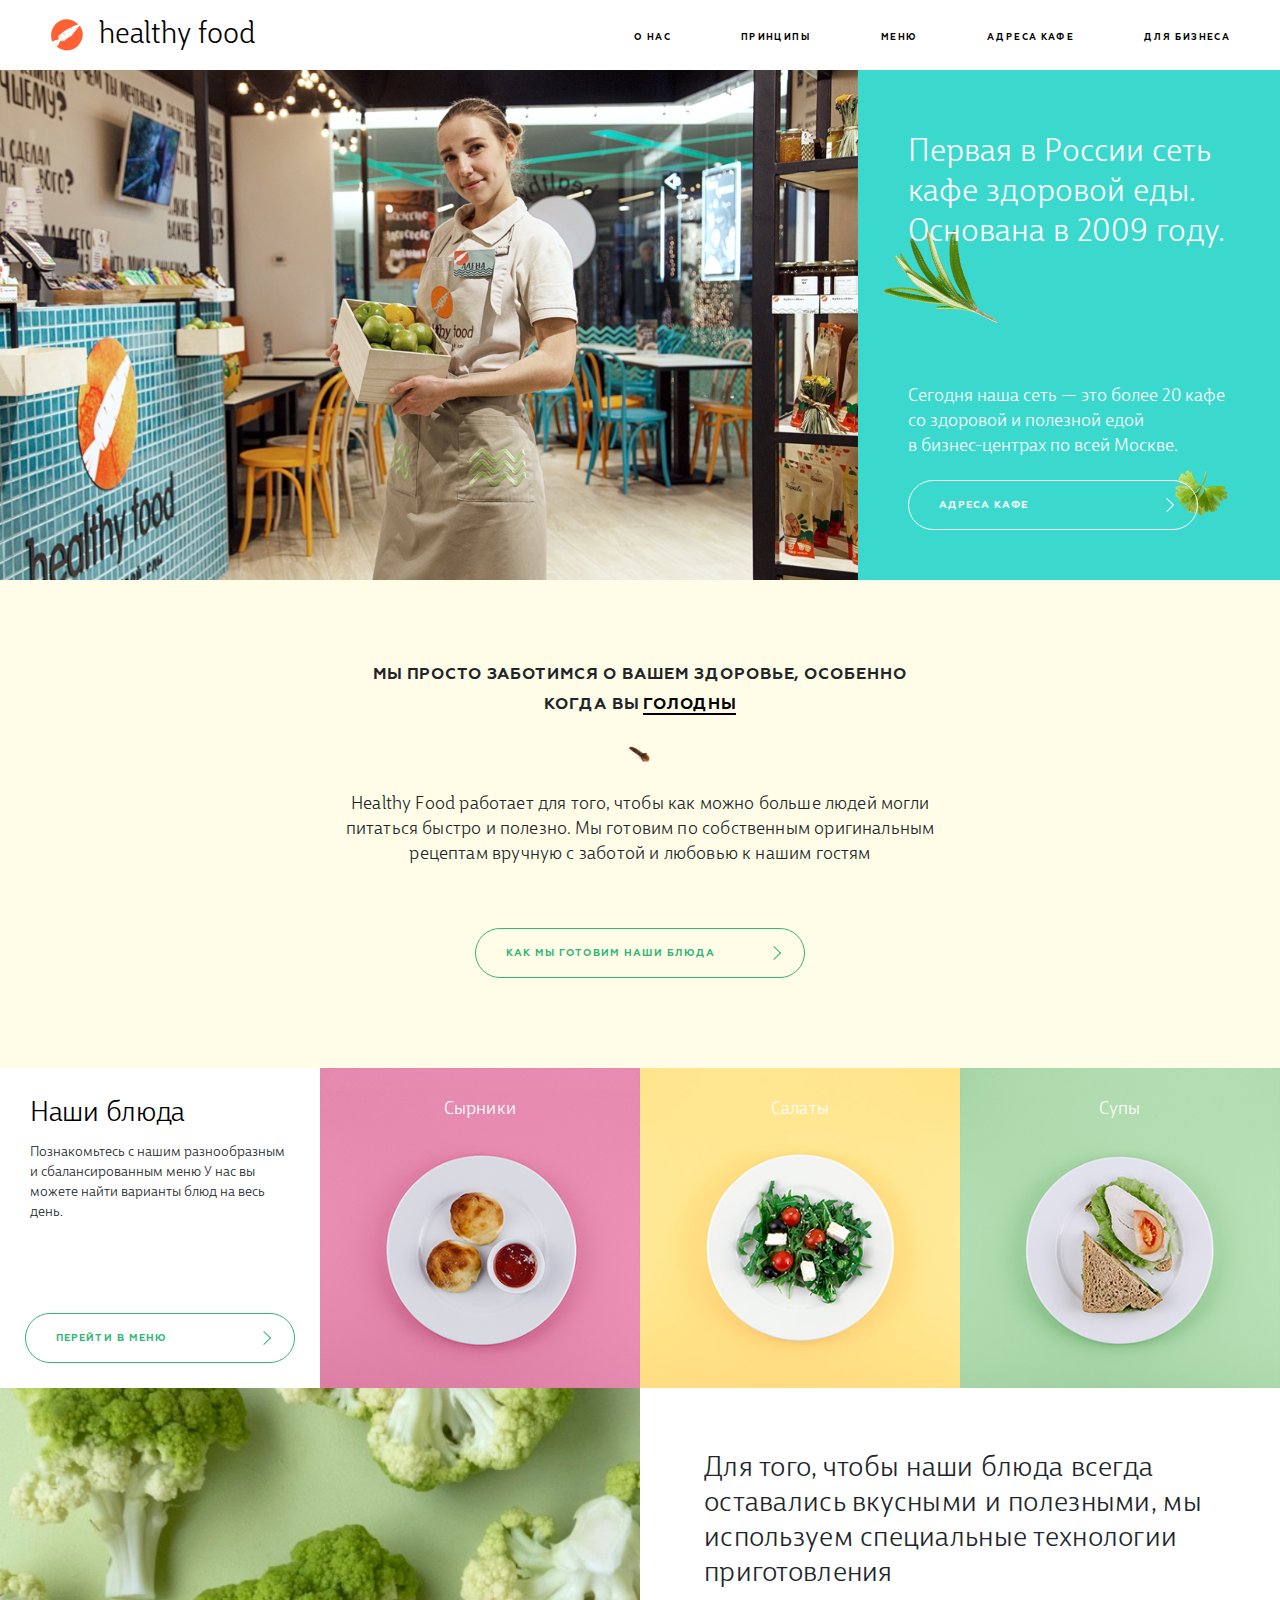
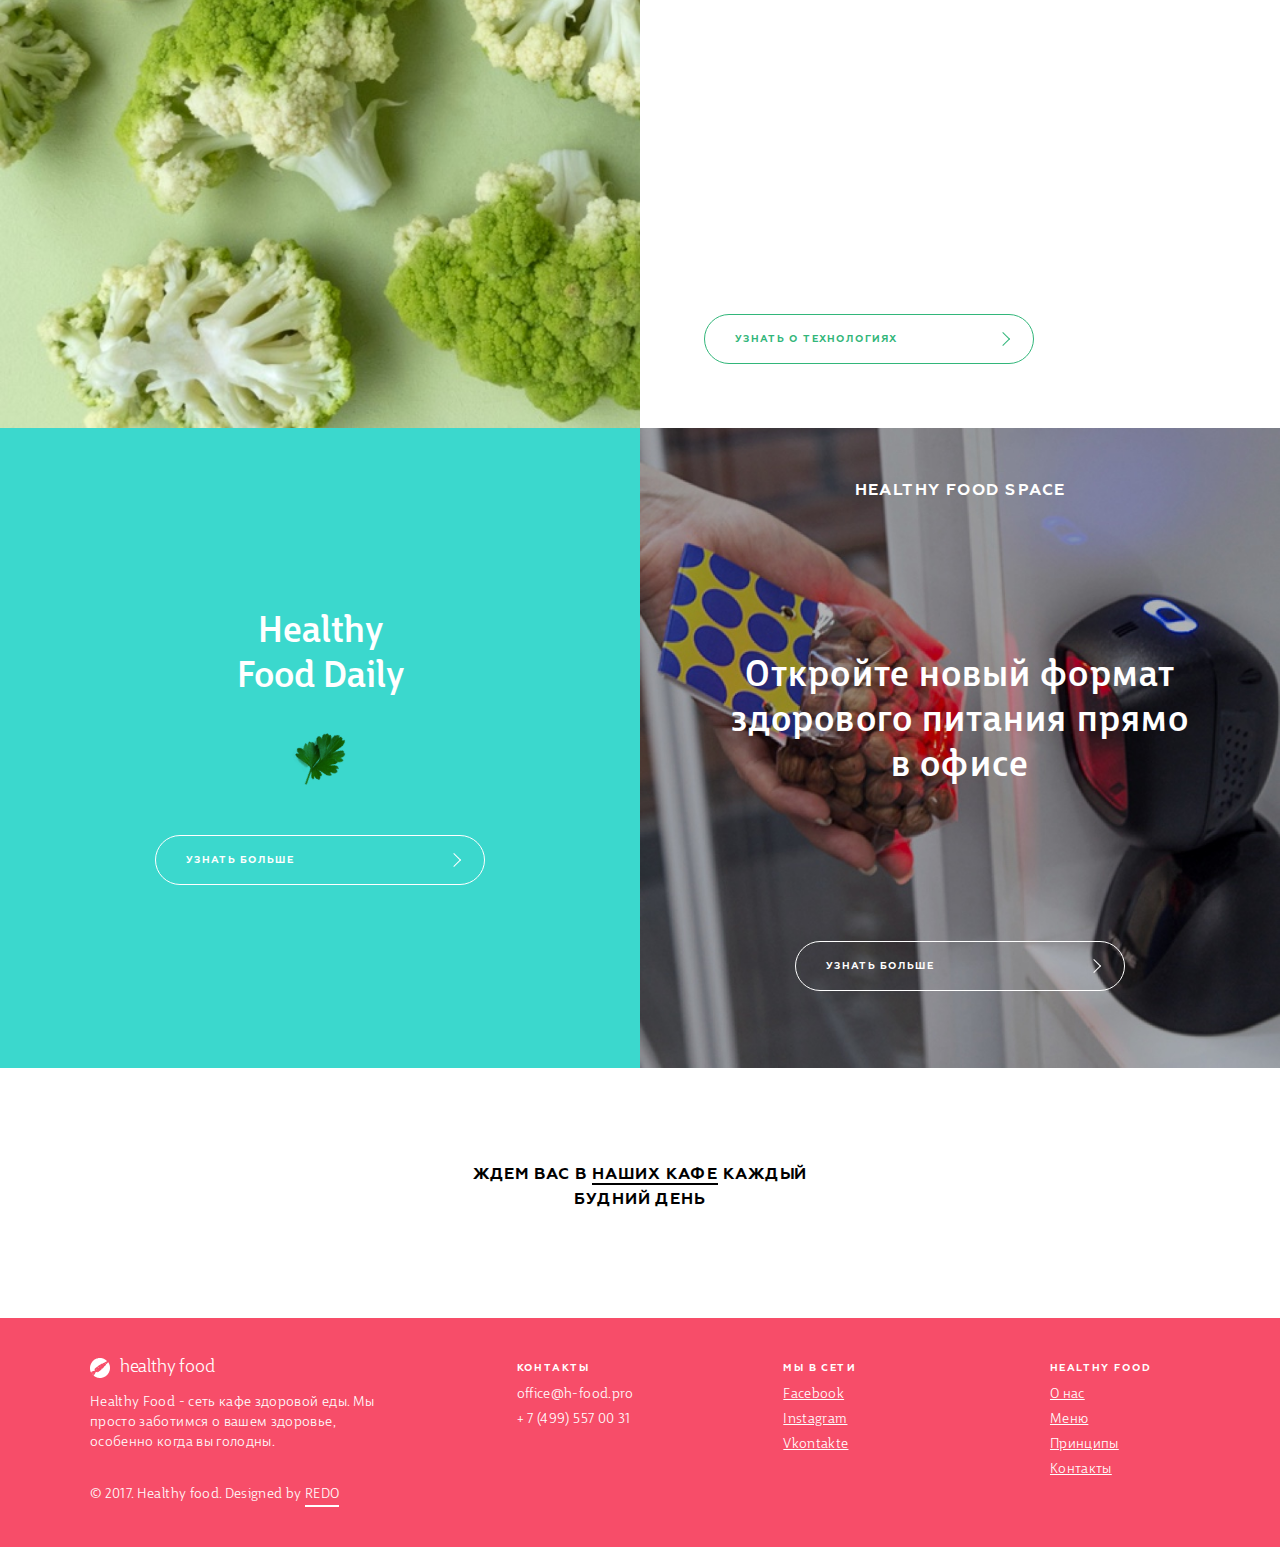
<file: index.html>
<!doctype html>
<html class="no-js" lang="ru">

<head>
    <meta charset="utf-8">
    <meta http-equiv="X-UA-Compatible" content="IE=edge,chrome=1">

    <title></title>
    <meta name="description" content="">
    <meta name="author" content="">
    <meta name="viewport" content="width=device-width,initial-scale=1">
    <link rel="stylesheet" href="css/reset.css">
    <link rel="stylesheet" href="css/main.css">
</head>

<body>

	<div class="wrapper">
	    <header class="header">
	    	<div class="header__row">
	            <a href="/" class="header__logo"><span class="header__logo__text">healthy food</span></a>
	            <div class="header__toggle js-header-toggle">
	                <span></span>
	                <span></span>
	                <span></span>
	            </div>
	        </div>
		    <div class="header__nav js-header-nav">
		    	<div class="header__nav__main">
			        <a href="about.html" class="header__nav__link">О нас</a>
			        <a href="principles.html" class="header__nav__link">Принципы</a>
			        <a href="menu.html" class="header__nav__link">Меню</a>
			        <a href="contacts.html" class="header__nav__link">Адреса кафе</a>
			        <a href="business.html" class="header__nav__link">Для бизнеса</a>
			    </div>
		        <div class="header__nav__mobile">
		        	<div class="header__nav__mobile__item">
			        	<div class="header__nav__search-wrap">
			        		<!-- <input class="header__nav__search__input" placeholder="Поиск" autocomplete="off" type="text" name="query">
			        		<button type="submit" class="header__nav__search__icon"></button>-->
			        	</div>
			        </div>
			        <div class="header__nav__mobile__item">
			        	<div class="header__nav__social-links">
			        		<a href="#" class="header__nav__social-link">Vkontakte</a>
			        		<a href="#" class="header__nav__social-link">Facebook</a>
			        		<a href="#" class="header__nav__social-link">Instagram</a>
			        	</div>
			        </div>
		        </div>
	        </div>
	    </header>

	    <div class="container">
		    <div class="main">
		    	<div class="main__slider">
		    		<div class="main__slider__col1">
		    			<img src="img/main.jpg" class="main__slider__image"/>
		    		</div>
		    		<div class="main__slider__col2 aqua">
		    			<div class="main__slider__col2__inner">
			    			<div class="main__slider__title">
			    				Первая в России сеть кафе здоровой еды. <br/> Основана в 2009 году.
			    			</div>
			    			<div class="main__slider__bottom">
				    			<div class="main__slider__text">
				    				Сегодня наша сеть — это более 20 кафе <nobr>со здоровой </nobr> и полезной едой <nobr> в бизнес-центрах </nobr> по всей Москве.
				    			</div>
				    			<div class="main__slider__button-wrap">
				    				<a href="contacts.html" class="button wide white arrow">Адреса кафе</a>
				    			</div>
				    		</div>
				    	</div>
		    		</div>
		    	</div>
		    </div>

		    <div class="main-anons light-yellow">
			    <div class="main-anons__content text-center">
			    	<div class="main-anons__title">
			    		Мы просто заботимся о&nbsp;вашем здоровье, особенно когда вы <a href="menu.html" class="border">голодны</a>
			    	</div>
			    	<div class="main-anons__text">
			    		Healthy Food работает для того, чтобы как можно больше людей могли питаться быстро и полезно. Мы готовим по собственным оригинальным рецептам вручную с заботой и любовью к нашим гостям
			    	</div>
			    	<a href="about.html" class="button center arrow">Как мы готовим наши блюда</a>
			    </div>
		    </div>

		    <div class="main-menu">
		    	<div class="main-menu__item main-menu__item_card" >
		    		<div class="main-menu__item__inner" style="position: static;">
		    			<div class="main-menu__item__desktop">
				    		<div class="main-menu__item__title">Наши блюда</div>
				    		<div class="main-menu__item__text">Познакомьтесь с нашим разнообразным и сбалансированным меню <span class="hidden-1200">У нас вы можете найти варианты блюд на весь день.</span></div>
				    		<a href="menu.html" class="button block button_bottom wide arrow" style="margin: 25px;">Перейти в меню</a>
				    	</div>
				    	<div class="main-menu__item__mobile text-center">
				    		<a href="menu.html" class="main-menu__item__title">Смотреть наше меню</a>
				    	</div>
			    	</div>
		    	</div>
		    	<div class="main-menu__item">
		    		<div class="main-menu__item__name">Сырники</div>
		    		<img src="img/menu-main1.png" class="blocks__image" />
		    	</div>
		    	<div class="main-menu__item">
		    		<div class="main-menu__item__name">Салаты</div>
		    		<img src="img/menu-main2.png" class="blocks__image" />
		    	</div>
		    	<div class="main-menu__item">
		    		<div class="main-menu__item__name">Супы</div>
		    		<img src="img/menu-main3.png" class="blocks__image" />
		    	</div>
		    </div>

		    <div class="blocks">
		    	<div class="blocks__row">
			    	<div class="blocks__col">
			    		<img src="img/green.jpg" class="blocks__image" />
			    	</div>
			    	<div class="blocks__col">
			    		<div class="blocks__content">
				    		<div class="blocks__content__main">
				    			<div class="blocks__content__main__text">
				    				Для того, чтобы наши блюда всегда оставались вкусными и полезными, мы используем специальные технологии приготовления
				    			</div>
				    			<div class="blocks__content__main__button-wrap">
				    				<a href="principles.html" class="button arrow narrow">Узнать о технологиях</a>
				    			</div>
				    		</div>
				    	</div>
			    	</div>
			    </div>
			    <div class="blocks__row aqua blocks__row_center blocks__row_invert">
			    	<div class="blocks__col blocks__col_daily">
			    		<div class="blocks__content blocks__content_daily">
				    		<div class="blocks__daily__title text-center">Healthy Food Daily</div>
				    		<div class="blocks__daily__button-wrap">
				    			<a href="http://daily.hfood.pro" class="button white center arrow narrow">Узнать больше</a>
				    		</div>
				    	</div>
			    	</div>
			    	<div class="blocks__col">
			    		<div class="business-block text-center">
			    			<div class="business-block__name">Healthy Food Space</div>
			    			<div class="business-block__title">
			    				Откройте новый формат здорового питания прямо в офисе
			    			</div>
			    			<div class="business-block__button-wrap">
				    			<a href="http://space.hfood.pro" class="button white center arrow narrow">Узнать больше</a>
				    		</div>
			    		</div>
			    		<img src="img/business.jpg" class="blocks__image" />
			    	</div>
			    </div>
		    </div>
	    </div>

	    <div class="wait text-center">
	    	<div class="wait__text">
		    	Ждем вас в <a class="border" href="contacts.html">наших кафе</a> каждый будний день
		    </div>
	    </div>

      <footer class="footer">
	    	<div class="footer__inner footer__desktop">
		    	<div class="footer__col">
		    		<div class="footer__logo">
		    			<div class="footer__logo__text">healthy food</div>
		    		</div>
            <div class="footer__text">
              Healthy Food - сеть кафе здоровой еды. Мы просто заботимся о вашем здоровье, особенно когда вы голодны.
            </div>
		    	</div>
		    	<div class="footer__col">
		    		<div class="footer__title">Контакты</div>
		    		<div class="footer__text">
		    			<a href="mailto:office@h-food.pro">office@h-food.pro</a><br/>
						+ 7 (499) 557 00 31
					</div>
		    	</div>
          <div class="footer__col">
		    		<div class="footer__title">Мы в сети</div>
		    		<div class="footer__text footer__social">
			    		<a href="https://www.facebook.com/hfoodcafe/" class="footer__social__link" target="_blank">Facebook</a>
			    		<a href="https://www.instagram.com/hfoodcafe/" class="footer__social__link" target="_blank">Instagram</a>
              <a href="https://vk.com/club17011373" class="footer__social__link" target="_blank">Vkontakte</a>
		    		</div>
		    	</div>
		    	<div class="footer__col">
		    		<div class="footer__title">Healthy Food</div>
		    		<div class="footer__text footer__social">
              <a href="../about.html" class="footer__social__link">О нас</a>
              <a href="../menu.html" class="footer__social__link">Меню</a>
			    		<a href="../principles.html" class="footer__social__link">Принципы</a>
			    		<a href="../contacts.html" class="footer__social__link">Контакты</a>
		    		</div>
		    	</div>
		    </div>
		    <div class="footer__inner footer__mobile">
		    	<div class="footer__text">
		    		<span class="footer__left">© 2017. Healthy food.</span> <span class="footer__right">Designed by <a href="http://redobureau.com" class="border">REDO</a></span>
		    	</div>
		    </div>
	    </footer>
	</div>

    <script src="https://ajax.googleapis.com/ajax/libs/jquery/3.2.1/jquery.min.js"></script>
    <script>window.jQuery || document.write('<script src="js/libs/jquery-3.2.1.min.js"><\/script>')</script>
	<script src="js/main.js" type="text/javascript"></script>

</body>
</html>
</file>
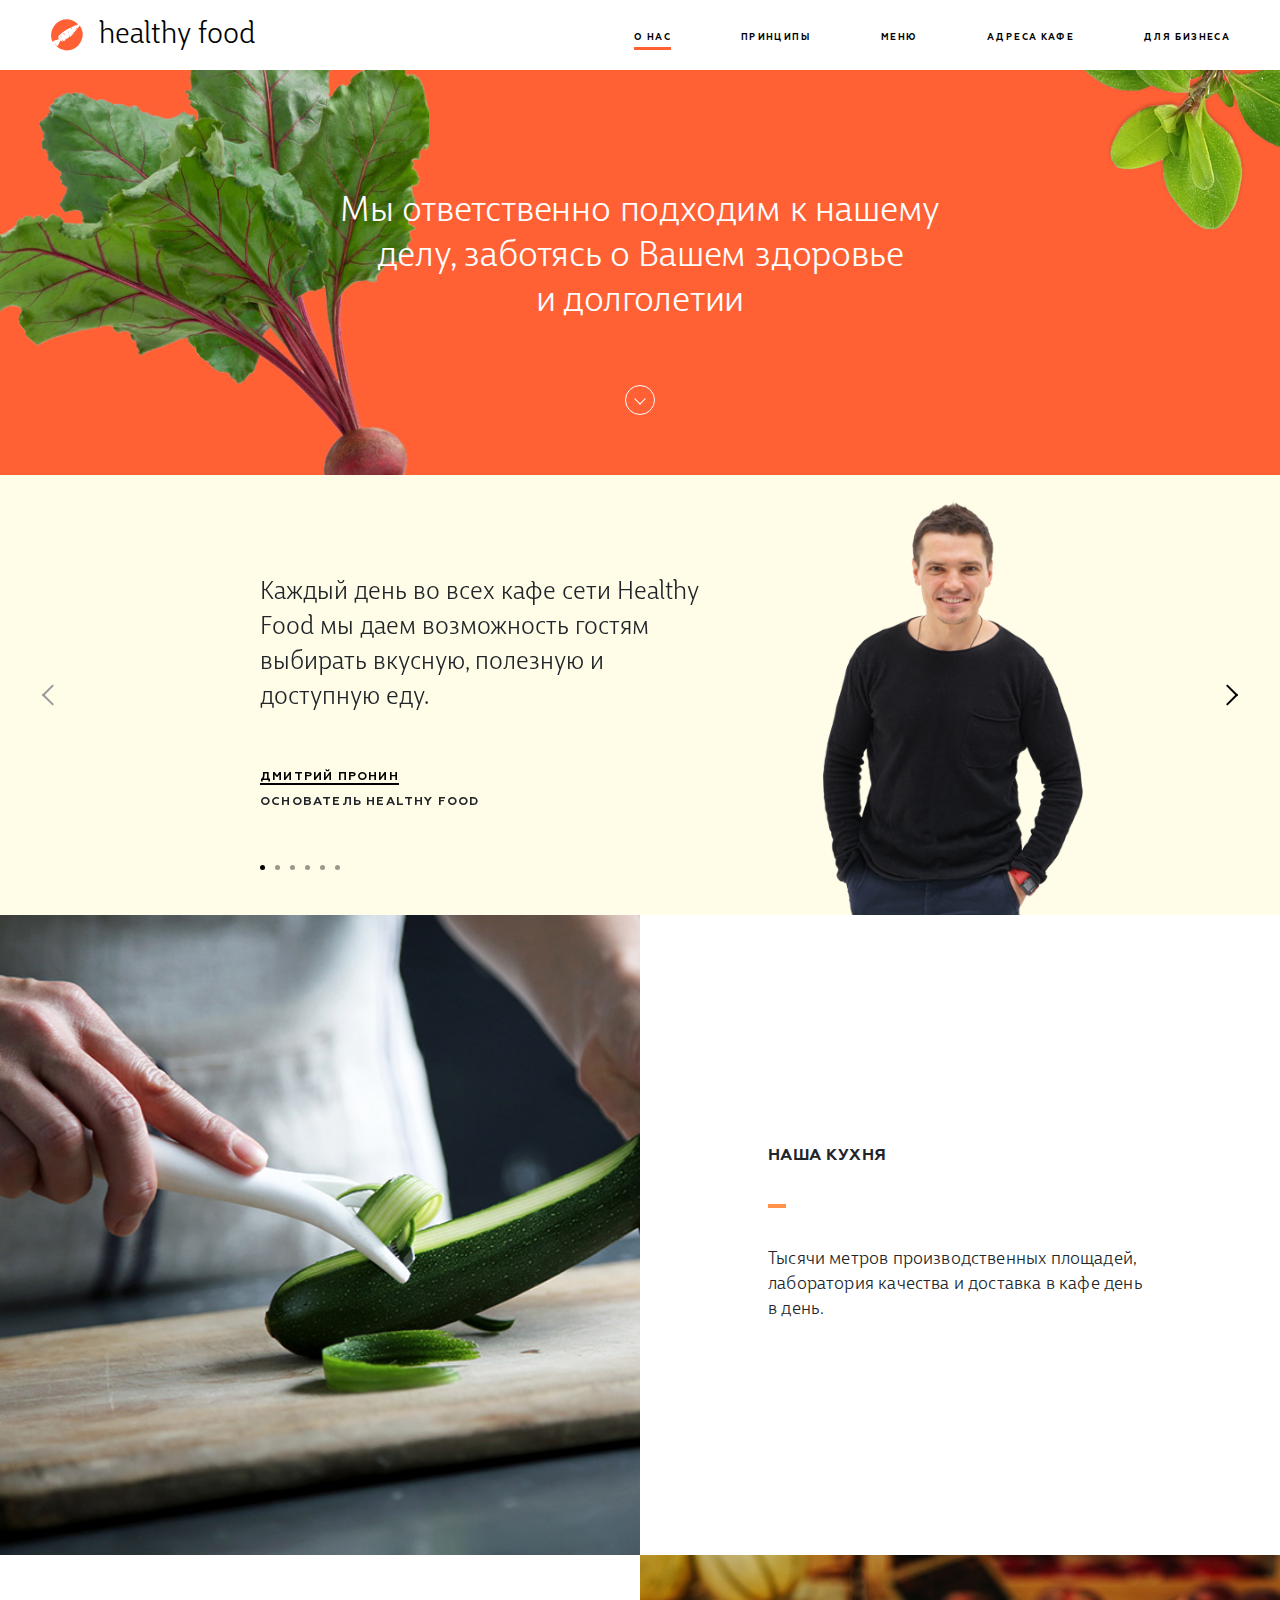
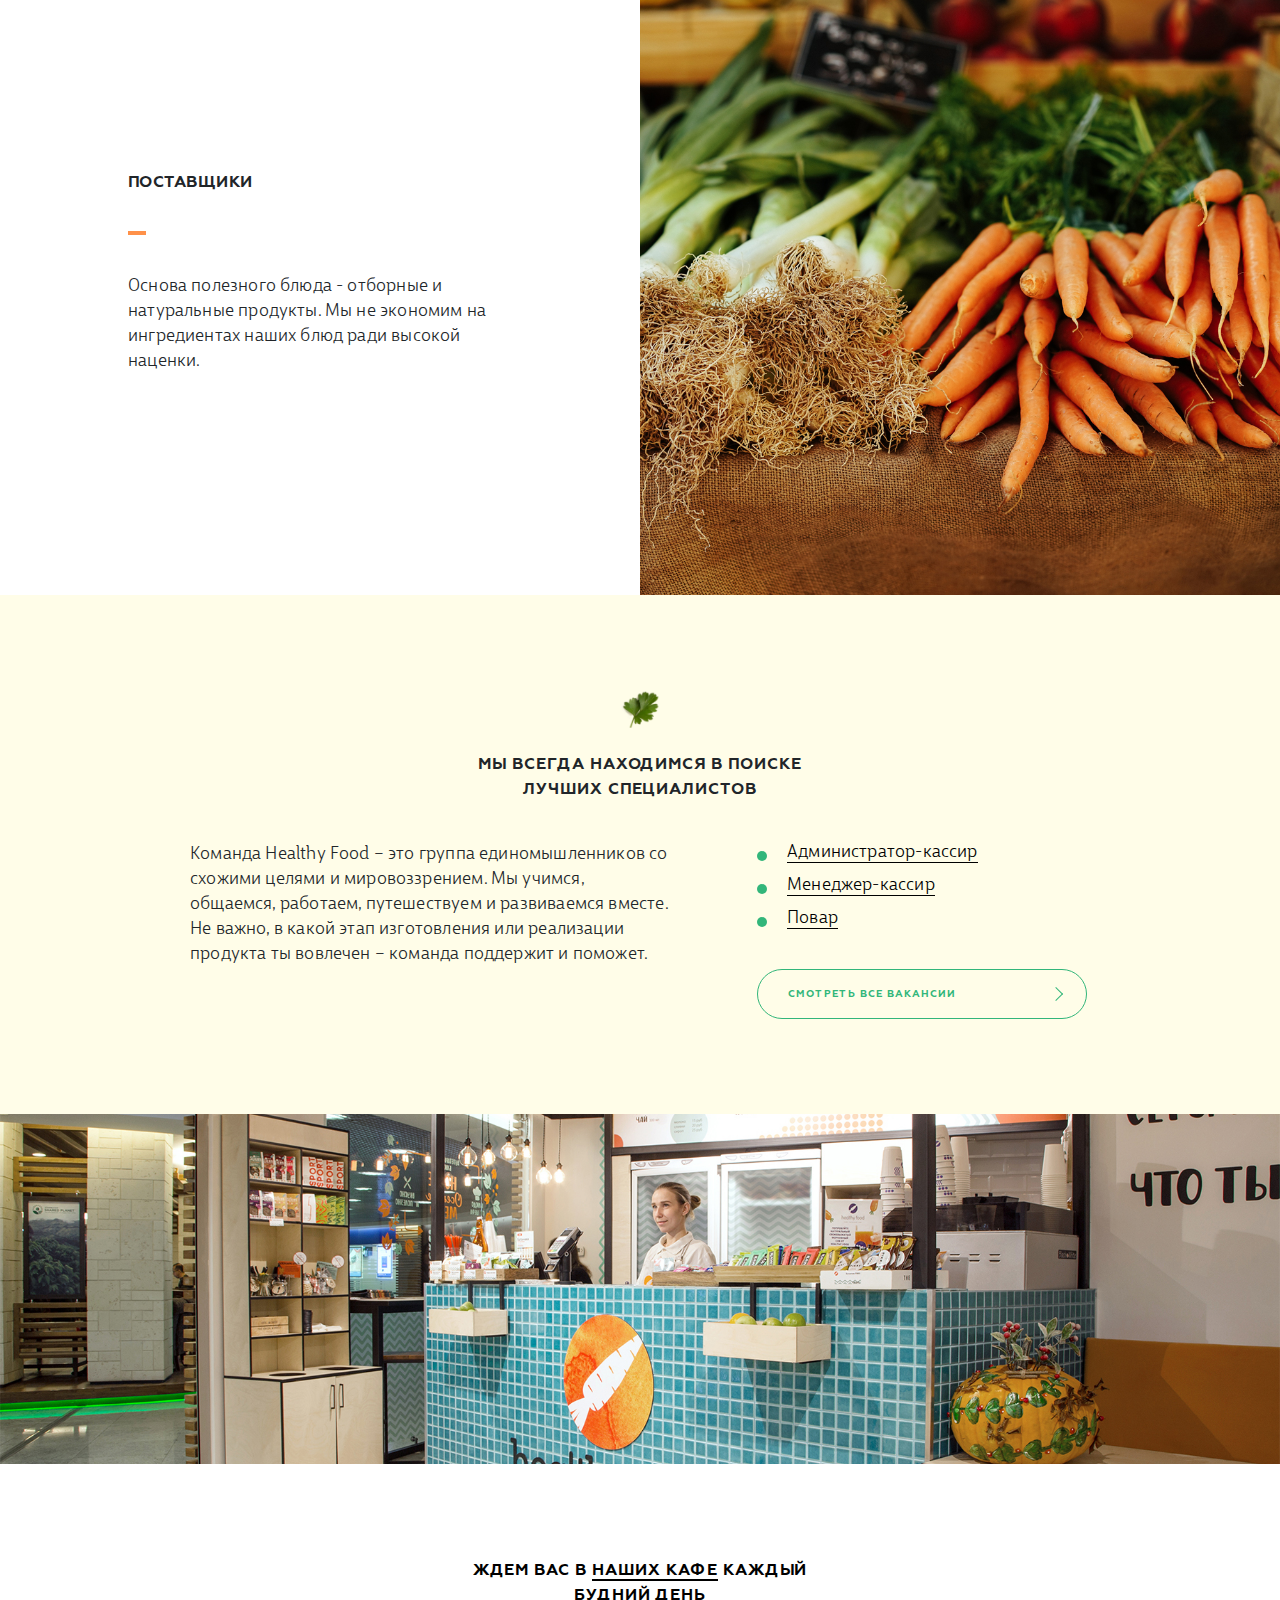
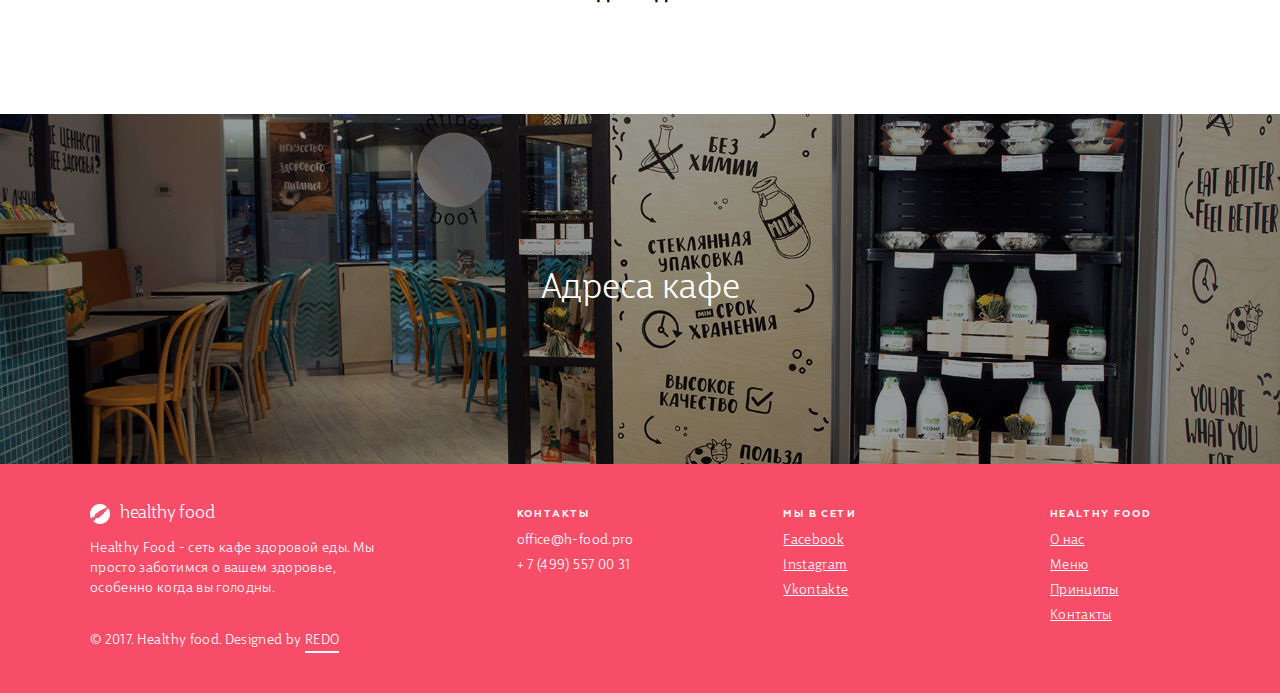
<file: about.html>
<!doctype html>
<html class="no-js" lang="ru">

<head>
    <meta charset="utf-8">
    <meta http-equiv="X-UA-Compatible" content="IE=edge,chrome=1">

    <title></title>
    <meta name="description" content="">
    <meta name="author" content="">
    <meta name="viewport" content="width=device-width,initial-scale=1">
    <link rel="stylesheet" href="css/reset.css">
    <link rel="stylesheet" href="css/vendor/slick/slick.css">
    <link rel="stylesheet" href="css/main.css">
</head>

<body>

	<div class="wrapper">
	    <header class="header">
	    	<div class="header__row">
	            <a href="/" class="header__logo"><span class="header__logo__text">healthy food</span></a>
	            <div class="header__toggle js-header-toggle">
	                <span></span>
	                <span></span>
	                <span></span>
	            </div>
	        </div>
		    <div class="header__nav js-header-nav">
		    	<div class="header__nav__main">
			        <a href="about.html" class="header__nav__link active">О нас</a>
			        <a href="principles.html" class="header__nav__link">Принципы</a>
			        <a href="menu.html" class="header__nav__link">Меню</a>
			        <a href="contacts.html" class="header__nav__link">Адреса кафе</a>
			        <a href="business.html" class="header__nav__link">Для бизнеса</a>
			    </div>
		        <div class="header__nav__mobile">
		        	<div class="header__nav__mobile__item">
			        	<div class="header__nav__search-wrap">
			        		<!-- <input class="header__nav__search__input" placeholder="Поиск" autocomplete="off" type="text" name="query">
			        		<button type="submit" class="header__nav__search__icon"></button>-->
			        	</div>
			        </div>
			        <div class="header__nav__mobile__item">
			        	<div class="header__nav__social-links">
			        		<a href="#" class="header__nav__social-link">Vkontakte</a>
			        		<a href="#" class="header__nav__social-link">Facebook</a>
			        		<a href="#" class="header__nav__social-link">Instagram</a>
			        	</div>
			        </div>
		        </div>
	        </div>
	    </header>

	    <div class="container">
		    <div class="about-anons orange text-center">
		    	<div class="about-anons__title">
		    		Мы ответственно подходим к нашему делу, заботясь о Вашем здоровье и&nbsp;долголетии
		    	</div>
		    	<div class="anons__arrow js-arrow-down"></div>
		    </div>





		    <div class="about-slider light-yellow js-slider js-arrow-down-block">
		    	<div>
			    	<div class="about-slider__inner">
			    		<img src="img/people-top.png" class="about-slider__img" />
				    	<div class="about-slider__slide">
				    		<div class="about-slider__text">
				    			Каждый день во всех кафе сети Healthy Food мы даем возможность гостям выбирать вкусную, полезную и доступную еду.
				    		</div>
				    		<div class="about-slider__author">
                  <a href="https://www.facebook.com/dmitry.pronin.397" class="border">Дмитрий Пронин</a><br/>
				    			Основатель Healthy food
				    		</div>
				    	</div>
				    </div>
				</div>
				<div>
				    <div class="about-slider__inner">
				    	<img src="img/people-konstantin.png" class="about-slider__img" />
				    	<div class="about-slider__slide">
				    		<div class="about-slider__text">
                  Я знаю всех поставщиков и производителей качественных продуктов. Закупаю только свежее у проверенных российских поставщиков, с гарантией качества.
				     		</div>
				    		<div class="about-slider__author">
                  <a href="#" class="border">Константин Комаров</a><br/>
				    			Менеджер по закупкам
				    		</div>
				    	</div>
				    </div>
				</div>
        <div>
            <div class="about-slider__inner">
              <img src="img/people-povar.png" class="about-slider__img" />
              <div class="about-slider__slide">
                <div class="about-slider__text">
                  Для термообработки мы используем только запекание и варку. У нас нет заготовок, вся продукция поступает на производство и перерабатывается день в день.
                </div>
                <div class="about-slider__author">
                  <a href="#" class="border">Анжела Фрипту</a><br/>
                  Руководитель производства
                </div>
              </div>
            </div>
        </div>
        <div>
            <div class="about-slider__inner">
              <img src="img/people-superman.png" class="about-slider__img" />
              <div class="about-slider__slide">
                <div class="about-slider__text">
                  Ранним утром, сразу после приготовления еды, наши экспедиторы бережно доставляют готовую продукцию в кафе по всей Москве.
                </div>
                <div class="about-slider__author">
                  <a href="https://www.facebook.com/profile.php?id=100006878442476" class="border">Константин Харитонов</a><br/>
                   Директор по логистике
                </div>
              </div>
            </div>
        </div>
        <div>
            <div class="about-slider__inner">
              <img src="img/people-kasir.png" class="about-slider__img" />
              <div class="about-slider__slide">
                <div class="about-slider__text">
                  Мы знаем, что работаем с продукцией, которая полезна для здоровья. Мы объясняем это гостям и обеспечиваем максимально быстрое обслуживание и комфорт.
                </div>
                <div class="about-slider__author">
                  <a href="#" class="border">Алена Харченко</a><br/>
                  Менеджер-кассир
                </div>
              </div>
            </div>
        </div>
        <div>
            <div class="about-slider__inner">
              <img src="img/people-macbook.png" class="about-slider__img" />
              <div class="about-slider__slide">
                <div class="about-slider__text">
                  Программа «Человек Healthy Food» — это знакомство с лучшими технологиями производства здоровой еды, спортивные мероприятия и, конечно, дружная командная работа.
                </div>
                <div class="about-slider__author">
                  <a href="https://www.facebook.com/profile.php?id=100019182397364" class="border">Дарья Грановская</a><br/>
                  Менеджер по обучению
                </div>
              </div>
            </div>
        </div>



		    </div>



		    <div class="blocks">
		    	<div class="blocks__row blocks__row_center">
			    	<div class="blocks__col">
			    		<img src="img/about1.jpg" class="blocks__image" />
			    	</div>
			    	<div class="blocks__col">
			    		<div class="blocks__content blocks__content_about">
			    			<div class="blocks__title">Наша кухня</div>
			    			<div class="blocks__about">
				    			Тысячи метров производственных площадей, лаборатория качества и доставка в кафе день в день.
				    		</div>
				    	</div>
			    	</div>
			    </div>
			    <div class="blocks__row blocks__row_center blocks__row_invert">
			    	<div class="blocks__col">
			    		<div class="blocks__content blocks__content_about">
				    		<div class="blocks__title">Поставщики</div>
			    			<div class="blocks__about">
                  Основа полезного блюда - отборные и натуральные продукты. Мы не экономим на ингредиентах наших блюд ради высокой наценки.

                </div>
				    	</div>
			    	</div>
			    	<div class="blocks__col">
			    		<img src="img/about2.jpg" class="blocks__image" />
			    	</div>
			    </div>
		    </div>
	    </div>

	    <div class="about-job light-yellow">
	    	<div class="text-center">
		    	<div class="about-job__title">
		    		Мы всегда находимся в поиске лучших специалистов
		    	</div>
		    </div>
	    	<div class="about-job__row">
	    		<div class="about-job__col1">
	    			<div class="about-job__text">
	    				Команда Healthy Food – это группа единомышленников со схожими целями и мировоззрением. Мы учимся, общаемся, работаем, путешествуем и развиваемся вместе. Не важно, в какой этап изготовления или реализации продукта ты вовлечен – команда поддержит и поможет.
	    			</div>
	    		</div>
	    		<div class="about-job__col2">
	    			<ul class="about-job__list">
	    				<li>
	    					<a href="https://hh.ru/employer/532448" class="border-thin">Администратор-кассир</a>
	    				</li>
	    				<li>
	    					<a href="https://hh.ru/employer/532448" class="border-thin">Менеджер-кассир</a>
	    				</li>
	    				<li>
	    					<a href="https://hh.ru/employer/532448" class="border-thin">Повар</a>
	    				</li>
	    			</ul>
	    			<div class="about-job__button">
	    				<a href="https://hh.ru/employer/532448" class="button arrow">Смотреть все вакансии</a>
	    			</div>
	    		</div>
	    	</div>
	    </div>

	    <div class="about__image-wrap"></div>

	    <div class="wait text-center">
	    	<div class="wait__text">
		    	Ждем вас в <a class="border" href="contacts.html">наших кафе</a> каждый будний день
		    </div>
	    </div>

	    <a href="" class="about__address">
	    	<span class="about__address__title">Адреса кафе</span>
	    </a>

      <footer class="footer">
        <div class="footer__inner footer__desktop">
          <div class="footer__col">
            <div class="footer__logo">
              <div class="footer__logo__text">healthy food</div>
            </div>
            <div class="footer__text">
              Healthy Food - сеть кафе здоровой еды. Мы просто заботимся о вашем здоровье, особенно когда вы голодны.
            </div>
          </div>
          <div class="footer__col">
            <div class="footer__title">Контакты</div>
            <div class="footer__text">
              <a href="mailto:office@h-food.pro">office@h-food.pro</a><br/>
            + 7 (499) 557 00 31
          </div>
          </div>
          <div class="footer__col">
            <div class="footer__title">Мы в сети</div>
            <div class="footer__text footer__social">
              <a href="https://www.facebook.com/hfoodcafe/" class="footer__social__link" target="_blank">Facebook</a>
              <a href="https://www.instagram.com/hfoodcafe/" class="footer__social__link" target="_blank">Instagram</a>
              <a href="https://vk.com/club17011373" class="footer__social__link" target="_blank">Vkontakte</a>
            </div>
          </div>
          <div class="footer__col">
            <div class="footer__title">Healthy Food</div>
            <div class="footer__text footer__social">
              <a href="../about.html" class="footer__social__link">О нас</a>
              <a href="../menu.html" class="footer__social__link">Меню</a>
              <a href="../principles.html" class="footer__social__link">Принципы</a>
              <a href="../contacts.html" class="footer__social__link">Контакты</a>
            </div>
          </div>
        </div>
        <div class="footer__inner footer__mobile">
          <div class="footer__text">
            <span class="footer__left">© 2017. Healthy food.</span> <span class="footer__right">Designed by <a href="http://redobureau.com" class="border">REDO</a></span>
          </div>
        </div>
      </footer>
	</div>

    <script src="https://ajax.googleapis.com/ajax/libs/jquery/3.2.1/jquery.min.js"></script>
    <script>window.jQuery || document.write('<script src="js/libs/jquery-3.2.1.min.js"><\/script>')</script>
    <script src="js/vendor/slick/slick.min.js" type="text/javascript"></script>
    <script src="js/main.js" type="text/javascript"></script>

</body>
</html>
</file>
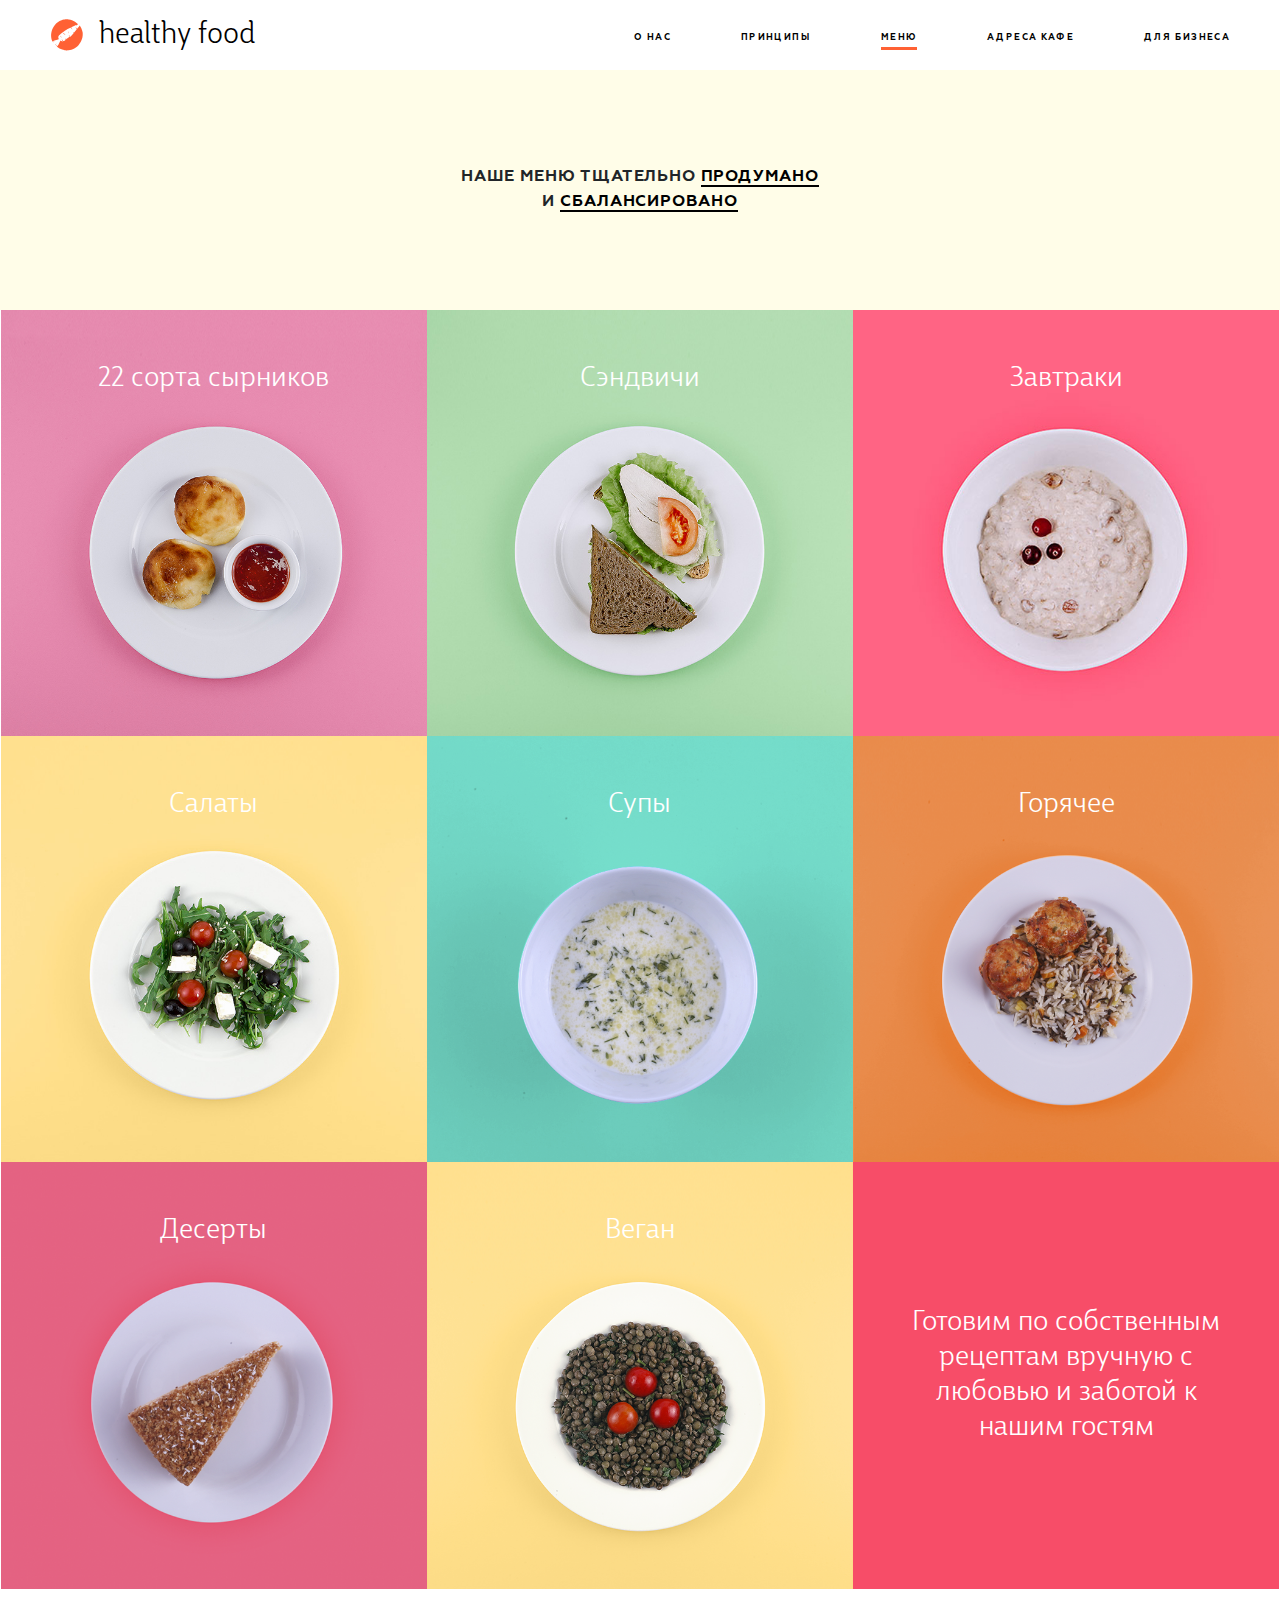
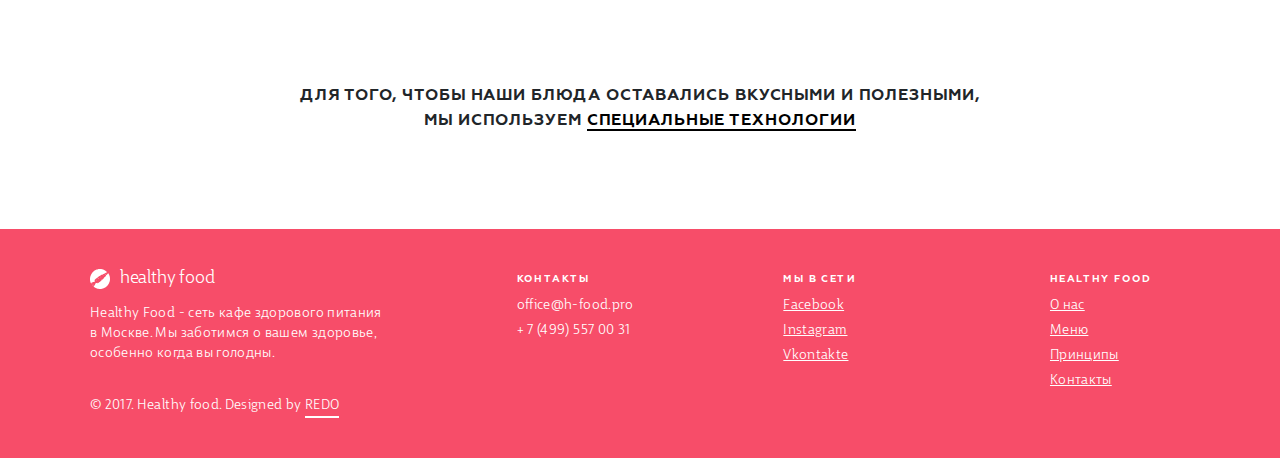
<file: menu.html>
<!doctype html>
<html class="no-js" lang="ru">

<head>
    <meta charset="utf-8">
    <meta http-equiv="X-UA-Compatible" content="IE=edge,chrome=1">

    <title></title>
    <meta name="description" content="">
    <meta name="author" content="">
    <meta name="viewport" content="width=device-width,initial-scale=1">
    <link rel="stylesheet" href="css/reset.css">
    <link rel="stylesheet" href="css/main.css">
    <script src="https://ajax.googleapis.com/ajax/libs/jquery/3.3.1/jquery.min.js"></script>
</head>




<body>

	<div class="wrapper">
	    <header class="header">
	    	<div class="header__row">
	            <a href="/" class="header__logo"><span class="header__logo__text">healthy food</span></a>
	            <div class="header__toggle js-header-toggle">
	                <span></span>
	                <span></span>
	                <span></span>
	            </div>
	        </div>
		    <div class="header__nav js-header-nav">
		    	<div class="header__nav__main">
			        <a href="about.html" class="header__nav__link">О нас</a>
			        <a href="principles.html" class="header__nav__link">Принципы</a>
			        <a href="menu.html" class="header__nav__link active">Меню</a>
			        <a href="contacts.html" class="header__nav__link">Адреса кафе</a>
			        <a href="business.html" class="header__nav__link">Для бизнеса</a>
			    </div>
		        <div class="header__nav__mobile">
		        	<div class="header__nav__mobile__item">
			        	<div class="header__nav__search-wrap">
			        		<!-- <input class="header__nav__search__input" placeholder="Поиск" autocomplete="off" type="text" name="query">
			        		<button type="submit" class="header__nav__search__icon"></button>-->
			        	</div>
			        </div>
			        <div class="header__nav__mobile__item">
			        	<div class="header__nav__social-links">
			        		<a href="#" class="header__nav__social-link">Vkontakte</a>
			        		<a href="#" class="header__nav__social-link">Facebook</a>
			        		<a href="#" class="header__nav__social-link">Instagram</a>
			        	</div>
			        </div>
		        </div>
	        </div>
	    </header>

	    <div class="container">
		    <div class="menu-anons light-yellow text-center">
		    	<div class="menu-anons__title">
		    		Наше меню тщательно&nbsp;<a href="about.html" class="border">продумано</a> и&nbsp;<a href="principles.html" class="border">сбалансировано</a>
		    	</div>
		    </div>

		    <div class="blocks">
		    	<div class="blocks__row blocks__row_menu blocks__row_center">
			    	<div class="blocks__col"  id="menu1">
			    		<div class="blocks__menu__title">22 сорта сырников</div>
			    		<img src="img/menu1.jpg" id="menu1img" class="blocks__image" onmouseover="this.src='img/menu1-hover.jpg'" onmouseout="this.src='img/menu1.jpg'" />
			    	</div>
			    	<div class="blocks__col"  id="menu2">
			    		<div class="blocks__menu__title">Сэндвичи</div>
			    		<img src="img/menu2.jpg" id="menu2img" class="blocks__image" onmouseover="this.src='img/menu2-hover.jpg'" onmouseout="this.src='img/menu2.jpg'"/>
			    	</div>
			    	<div class="blocks__col"  id="menu4">
			    		<div class="blocks__menu__title">Завтраки</div>
			    		<img src="img/menu4.jpg" id="menu4img" class="blocks__image" onmouseover="this.src='img/menu4-hover.jpg'" onmouseout="this.src='img/menu4.jpg'"/>
			    	</div>
			    	<div class="blocks__col"  id="menu3">
			    		<div class="blocks__menu__title">Салаты</div>
			    		<img src="img/menu3.jpg" id="menu3img" class="blocks__image" onmouseover="this.src='img/menu3-hover.jpg'" onmouseout="this.src='img/menu3.jpg'"/>
			    	</div>
            <div class="blocks__col" id="menu5">
              <div class="blocks__menu__title">Супы</div>
              <img src="img/menu5.png" id="menu5img" class="blocks__image" onmouseover="this.src='img/menu5-hover.jpg'" onmouseout="this.src='img/menu5.jpg'"/>
            </div>
			    	<div class="blocks__col"  id="menu6">
			    		<div class="blocks__menu__title">Горячее</div>
			    		<img src="img/menu6.png" id="menu6img" class="blocks__image" onmouseover="this.src='img/menu6-hover.jpg'" onmouseout="this.src='img/menu6.jpg'"/>
			    	</div>
                    <div class="blocks__col" id="menu8">
                        <div class="blocks__menu__title">Десерты</div>
                        <img src="img/menu8.png" id="menu8img" class="blocks__image" onmouseover="this.src='img/menu8-hover.jpg'" onmouseout="this.src='img/menu8.jpg'"/>
                    </div>
                    <div class="blocks__col" id="menu7">
                        <div class="blocks__menu__title">Веган</div>
                        <img src="img/menu7.png" id="menu7img" class="blocks__image" onmouseover="this.src='img/menu7-hover.jpg'" onmouseout="this.src='img/menu7.jpg'"/>
                    </div>
                    <div class="blocks__col blocks__col_last">
                    	<div class="blocks__menu__last-wrap">
                        	<div class="blocks__menu__title_last">Готовим по собственным рецептам вручную с любовью и заботой к нашим гостям</div>
                        </div>
                    </div>
			    </div>
		    </div>

		    <div class="menu-anons menu-anons_bottom text-center">
		    	<div class="menu-anons__title">
		    		Для того, чтобы наши блюда&nbsp;оставались вкусными и&nbsp;полезными, мы используем <a href="principles.html" class="border">специальные технологии</a>
		    	</div>
		    </div>
	    </div>

      <footer class="footer">
        <div class="footer__inner footer__desktop">
          <div class="footer__col">
            <div class="footer__logo">
              <div class="footer__logo__text">healthy food</div>
            </div>
            <div class="footer__text">
              Healthy Food - сеть кафе здорового питания в Москве. Мы заботимся о вашем здоровье, особенно когда вы голодны.
            </div>
          </div>
          <div class="footer__col">
            <div class="footer__title">Контакты</div>
            <div class="footer__text">
              <a href="mailto:office@h-food.pro">office@h-food.pro</a><br/>
            + 7 (499) 557 00 31
          </div>
          </div>
          <div class="footer__col">
            <div class="footer__title">Мы в сети</div>
            <div class="footer__text footer__social">
              <a href="https://www.facebook.com/hfoodcafe/" class="footer__social__link" target="_blank">Facebook</a>
              <a href="https://www.instagram.com/hfoodcafe/" class="footer__social__link" target="_blank">Instagram</a>
              <a href="https://vk.com/club17011373" class="footer__social__link" target="_blank">Vkontakte</a>
            </div>
          </div>
          <div class="footer__col">
            <div class="footer__title">Healthy Food</div>
            <div class="footer__text footer__social">
              <a href="../about.html" class="footer__social__link">О нас</a>
              <a href="../menu.html" class="footer__social__link">Меню</a>
              <a href="../principles.html" class="footer__social__link">Принципы</a>
              <a href="../contacts.html" class="footer__social__link">Контакты</a>
            </div>
          </div>
        </div>
        <div class="footer__inner footer__mobile">
          <div class="footer__text">
            <span class="footer__left">© 2017. Healthy food.</span> <span class="footer__right">Designed by <a href="http://redobureau.com" class="border">REDO</a></span>
          </div>
        </div>
      </footer>
	</div>

    <script src="https://ajax.googleapis.com/ajax/libs/jquery/3.2.1/jquery.min.js"></script>
    <script>window.jQuery || document.write('<script src="js/libs/jquery-3.2.1.min.js"><\/script>')</script>
    <script src="js/main.js" type="text/javascript"></script>

</body>
</html>
</file>
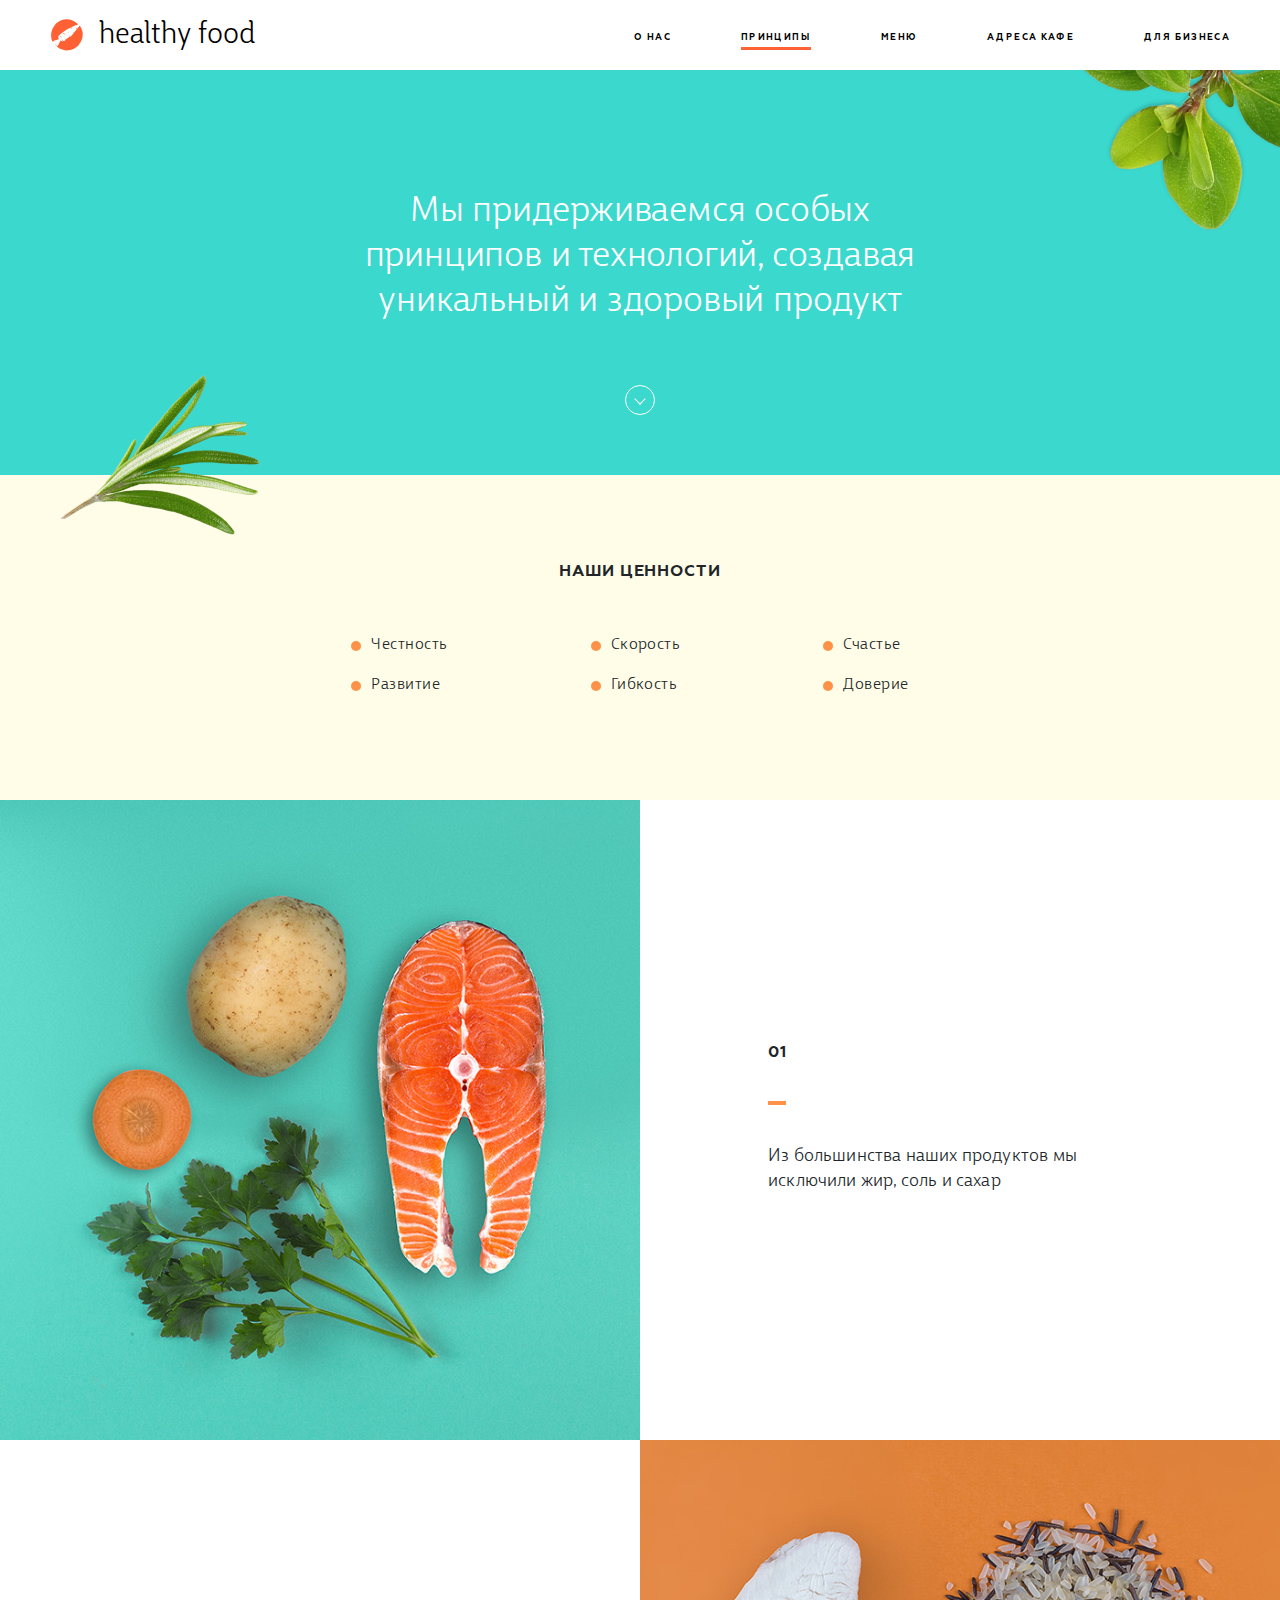
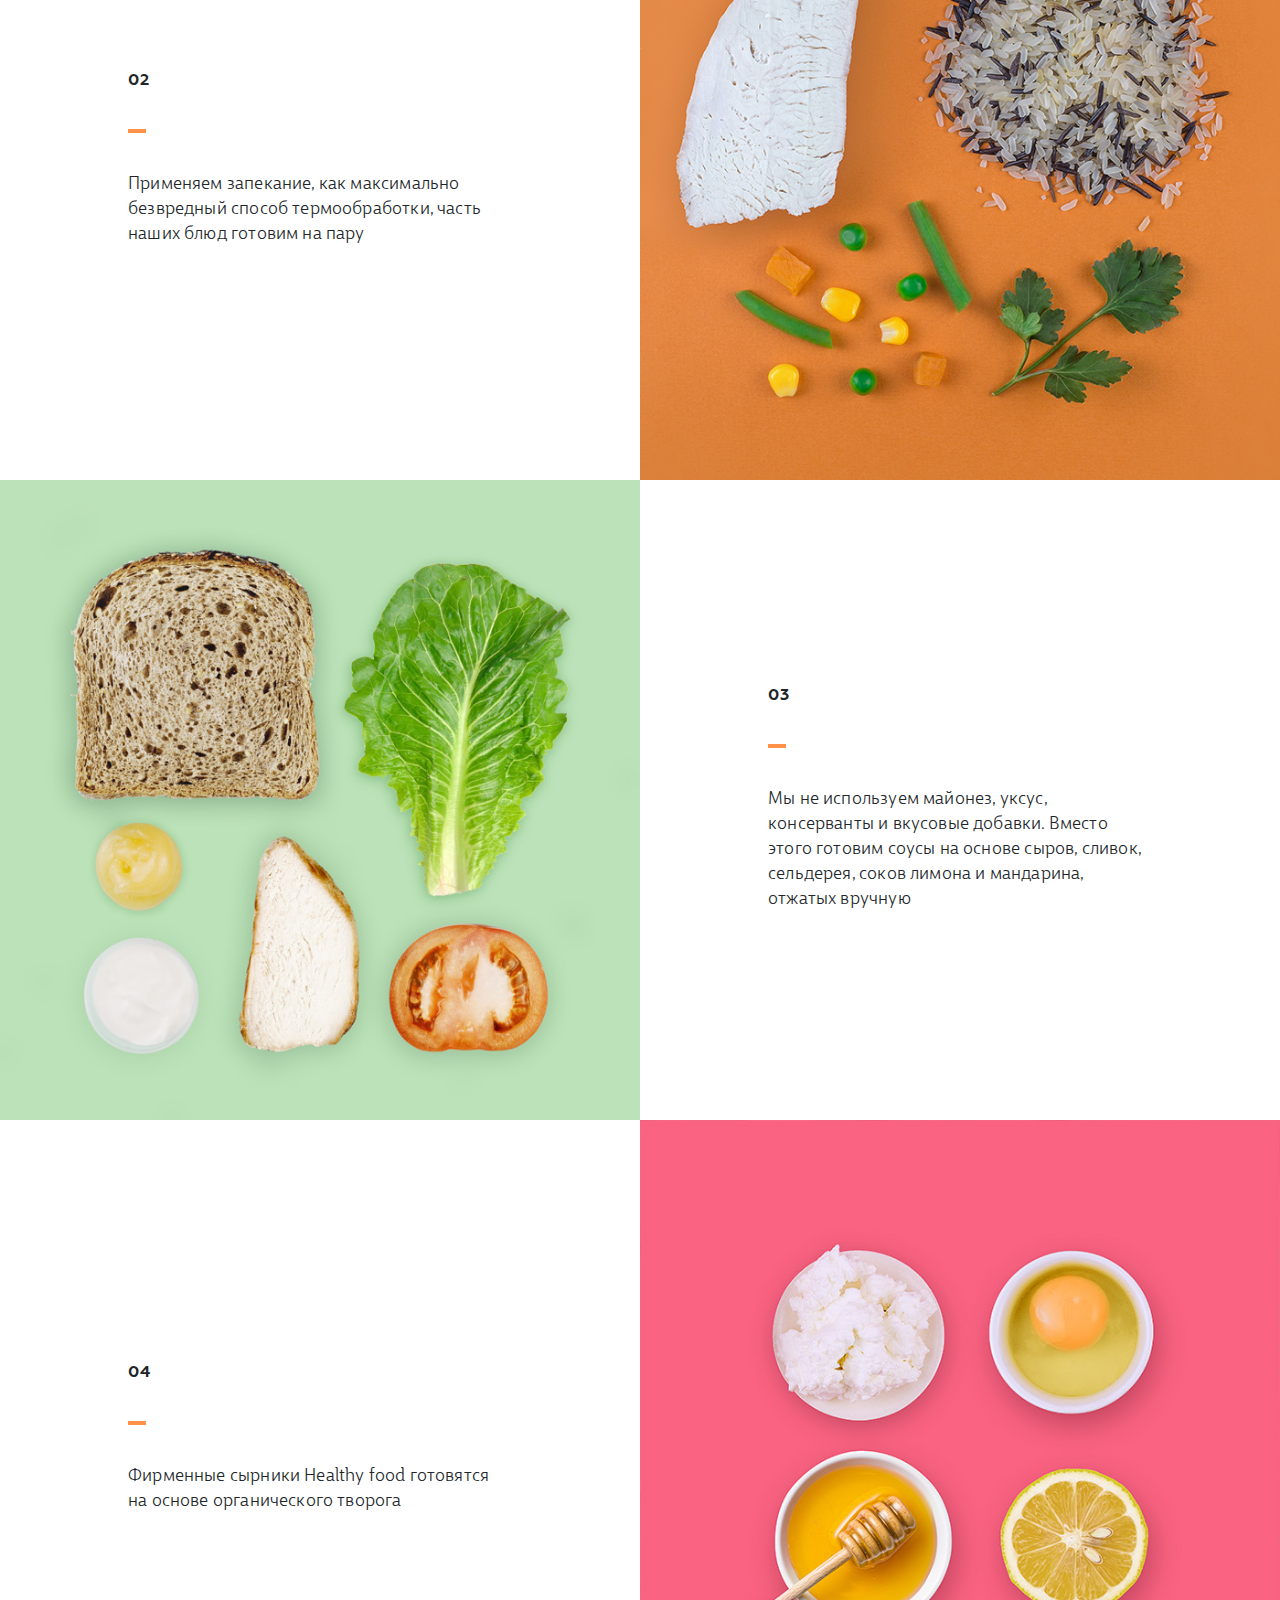
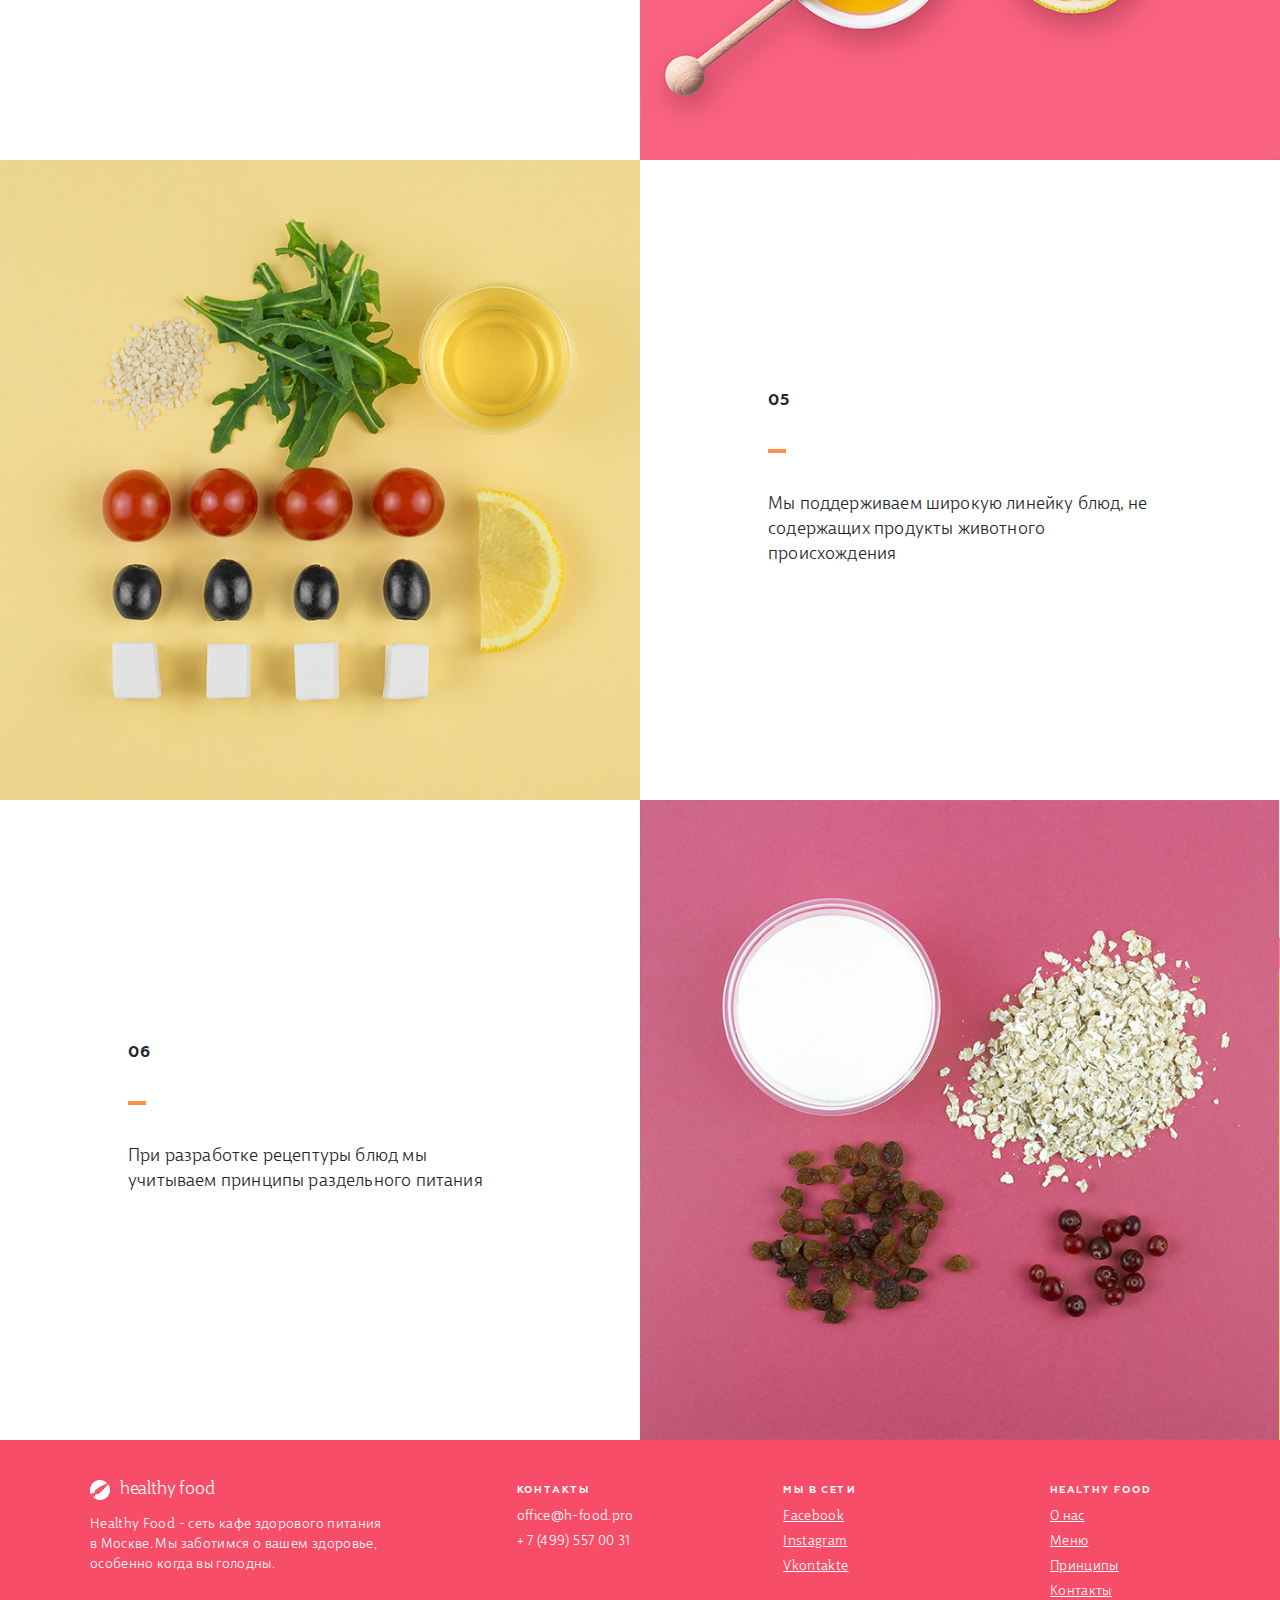
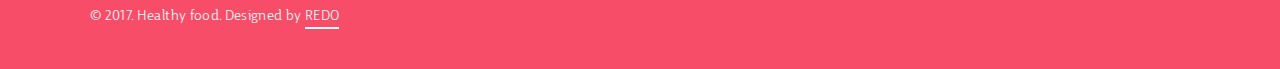
<file: principles.html>
<!doctype html>
<html class="no-js" lang="ru">

<head>
    <meta charset="utf-8">
    <meta http-equiv="X-UA-Compatible" content="IE=edge,chrome=1">

    <title></title>
    <meta name="description" content="">
    <meta name="author" content="">
    <meta name="viewport" content="width=device-width,initial-scale=1">
    <link rel="stylesheet" href="css/reset.css">
    <link rel="stylesheet" href="css/main.css">
</head>

<body>

	<div class="wrapper">
	    <header class="header">
	    	<div class="header__row">
	            <a href="/" class="header__logo"><span class="header__logo__text">healthy food</span></a>
	            <div class="header__toggle js-header-toggle">
	                <span></span>
	                <span></span>
	                <span></span>
	            </div>
	        </div>
		    <div class="header__nav js-header-nav">
		    	<div class="header__nav__main">
			        <a href="about.html" class="header__nav__link">О нас</a>
			        <a href="principles.html" class="header__nav__link active">Принципы</a>
			        <a href="menu.html" class="header__nav__link">Меню</a>
			        <a href="contacts.html" class="header__nav__link">Адреса кафе</a>
			        <a href="business.html" class="header__nav__link">Для бизнеса</a>
			    </div>
		        <div class="header__nav__mobile">
		        	<div class="header__nav__mobile__item">
			        	<div class="header__nav__search-wrap">
			        		<input class="header__nav__search__input" placeholder="Поиск" autocomplete="off" type="text" name="query">
			        		<button type="submit" class="header__nav__search__icon"></button>
			        	</div>
			        </div>
			        <div class="header__nav__mobile__item">
			        	<div class="header__nav__social-links">
			        		<a href="#" class="header__nav__social-link">Vkontakte</a>
			        		<a href="#" class="header__nav__social-link">Facebook</a>
			        		<a href="#" class="header__nav__social-link">Instagram</a>
			        	</div>
			        </div>
		        </div>
	        </div>
	    </header>

	    <div class="container">
		    <div class="principles-anons aqua text-center">
		    	<div class="principles-anons__title">
		    		Мы придерживаемся особых принципов и технологий, создавая уникальный и&nbsp;здоровый продукт
		    	</div>
		    	<div class="anons__arrow js-arrow-down"></div>
		    </div>

		    <div class="principles-main light-yellow js-arrow-down-block">
			    <div class="principles-main__content text-center">
			    	<div class="principles-main__title">
			    		Наши ценности
			    	</div>
			    	<div class="principles-main__row">
			    		<div class="principles-main__col">
					    	<div class="principles-main__item">
					    		Честность
					    	</div>
					    	<div class="principles-main__item">
					    		Развитие
					    	</div>
					    </div>
					    <div class="principles-main__col">
					    	<div class="principles-main__item">
					    		Скорость
					    	</div>
					    	<div class="principles-main__item">
					    		Гибкость
					    	</div>
				    	</div>
				    	<div class="principles-main__col">
					    	<div class="principles-main__item">
					    		Счастье
					    	</div>
					    	<div class="principles-main__item">
					    		Доверие
					    	</div>
				    	</div>
				    </div>
			    </div>
		    </div>

		    <div class="blocks">
		    	<div class="blocks__row blocks__row_center">
			    	<div class="blocks__col">
			    		<img src="img/princ1.jpg" class="blocks__image" />
			    	</div>
			    	<div class="blocks__col">
			    		<div class="blocks__principles">
			    			<div class="blocks__title">01</div>
			    			<div class="blocks__principles__text">
				    			Из большинства наших продуктов мы исключили жир, соль и сахар
				    		</div>
				    	</div>
			    	</div>
			    </div>
			    <div class="blocks__row blocks__row_center blocks__row_invert">
			    	<div class="blocks__col">
			    		<div class="blocks__principles">
				    		<div class="blocks__title">02</div>
			    			<div class="blocks__principles__text">
				    			Применяем запекание, как максимально безвредный способ термообработки, часть наших блюд готовим на пару
				    		</div>
				    	</div>
			    	</div>
			    	<div class="blocks__col">
			    		<img src="img/princ2.jpg" class="blocks__image" />
			    	</div>
			    </div>
			    <div class="blocks__row blocks__row_center">
			    	<div class="blocks__col">
			    		<img src="img/princ4.jpg" class="blocks__image" />
			    	</div>
			    	<div class="blocks__col">
			    		<div class="blocks__principles">
			    			<div class="blocks__title">03</div>
			    			<div class="blocks__principles__text">
				    			Мы не используем майонез, уксус, консерванты и вкусовые добавки. Вместо этого готовим соусы на основе сыров, сливок, сельдерея, соков лимона и мандарина, отжатых вручную
				    		</div>
				    	</div>
			    	</div>
			    </div>
			    <div class="blocks__row blocks__row_center blocks__row_invert">
			    	<div class="blocks__col">
			    		<div class="blocks__principles">
				    		<div class="blocks__title">04</div>
			    			<div class="blocks__principles__text">
				    			Фирменные сырники Healthy food готовятся на основе органического творога
				    		</div>
				    	</div>
			    	</div>
			    	<div class="blocks__col">
			    		<img src="img/princ3.jpg" class="blocks__image" />
			    	</div>
			    </div>
			    <div class="blocks__row blocks__row_center">
			    	<div class="blocks__col">
			    		<img src="img/princ6.jpg" class="blocks__image" />
			    	</div>
			    	<div class="blocks__col">
			    		<div class="blocks__principles">
			    			<div class="blocks__title">05</div>
			    			<div class="blocks__principles__text">
				    			Мы поддерживаем широкую линейку блюд, не содержащих продукты животного происхождения
				    		</div>
				    	</div>
			    	</div>
			    </div>
			    <div class="blocks__row blocks__row_center blocks__row_invert">
			    	<div class="blocks__col">
			    		<div class="blocks__principles">
				    		<div class="blocks__title">06</div>
			    			<div class="blocks__principles__text">
				    			При разработке рецептуры блюд мы учитываем принципы раздельного питания
				    		</div>
				    	</div>
			    	</div>
			    	<div class="blocks__col">
			    		<img src="img/princ5.jpg" class="blocks__image" />
			    	</div>
			    </div>
		    </div>
	    </div>
      <footer class="footer">
	    	<div class="footer__inner footer__desktop">
		    	<div class="footer__col">
		    		<div class="footer__logo">
		    			<div class="footer__logo__text">healthy food</div>
		    		</div>
            <div class="footer__text">
              Healthy Food - сеть кафе здорового питания в Москве. Мы заботимся о вашем здоровье, особенно когда вы голодны.
            </div>
		    	</div>
		    	<div class="footer__col">
		    		<div class="footer__title">Контакты</div>
		    		<div class="footer__text">
		    			<a href="mailto:office@h-food.pro">office@h-food.pro</a><br/>
						+ 7 (499) 557 00 31
					</div>
		    	</div>
          <div class="footer__col">
		    		<div class="footer__title">Мы в сети</div>
		    		<div class="footer__text footer__social">
			    		<a href="https://www.facebook.com/hfoodcafe/" class="footer__social__link" target="_blank">Facebook</a>
			    		<a href="https://www.instagram.com/hfoodcafe/" class="footer__social__link" target="_blank">Instagram</a>
              <a href="https://vk.com/club17011373" class="footer__social__link" target="_blank">Vkontakte</a>
		    		</div>
		    	</div>
		    	<div class="footer__col">
		    		<div class="footer__title">Healthy Food</div>
		    		<div class="footer__text footer__social">
              <a href="../about.html" class="footer__social__link">О нас</a>
              <a href="../menu.html" class="footer__social__link">Меню</a>
			    		<a href="../principles.html" class="footer__social__link">Принципы</a>
			    		<a href="../contacts.html" class="footer__social__link">Контакты</a>
		    		</div>
		    	</div>
		    </div>
		    <div class="footer__inner footer__mobile">
		    	<div class="footer__text">
		    		<span class="footer__left">© 2017. Healthy food.</span> <span class="footer__right">Designed by <a href="http://redobureau.com" class="border">REDO</a></span>
		    	</div>
		    </div>
	    </footer>
	</div>

    <script src="https://ajax.googleapis.com/ajax/libs/jquery/3.2.1/jquery.min.js"></script>
    <script>window.jQuery || document.write('<script src="js/libs/jquery-3.2.1.min.js"><\/script>')</script>
    <script src="js/main.js" type="text/javascript"></script>

</body>
</html>
</file>
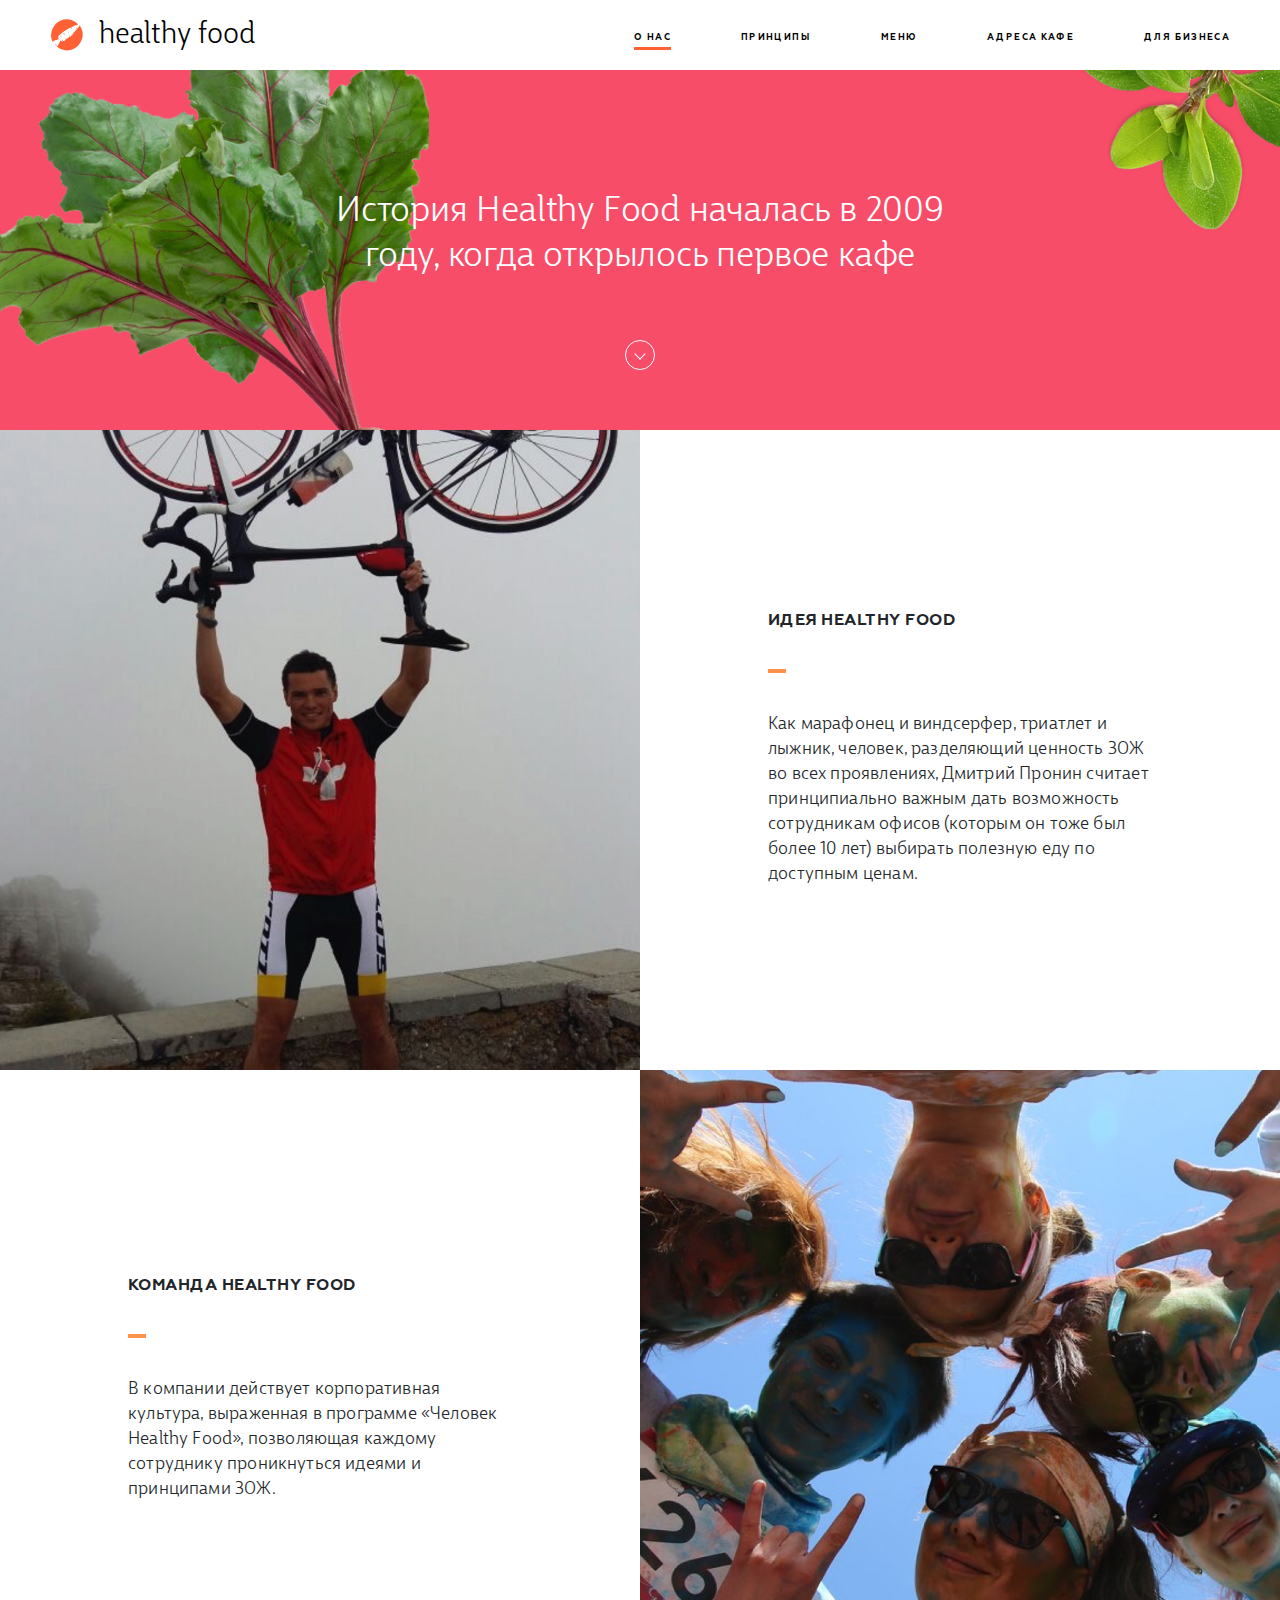
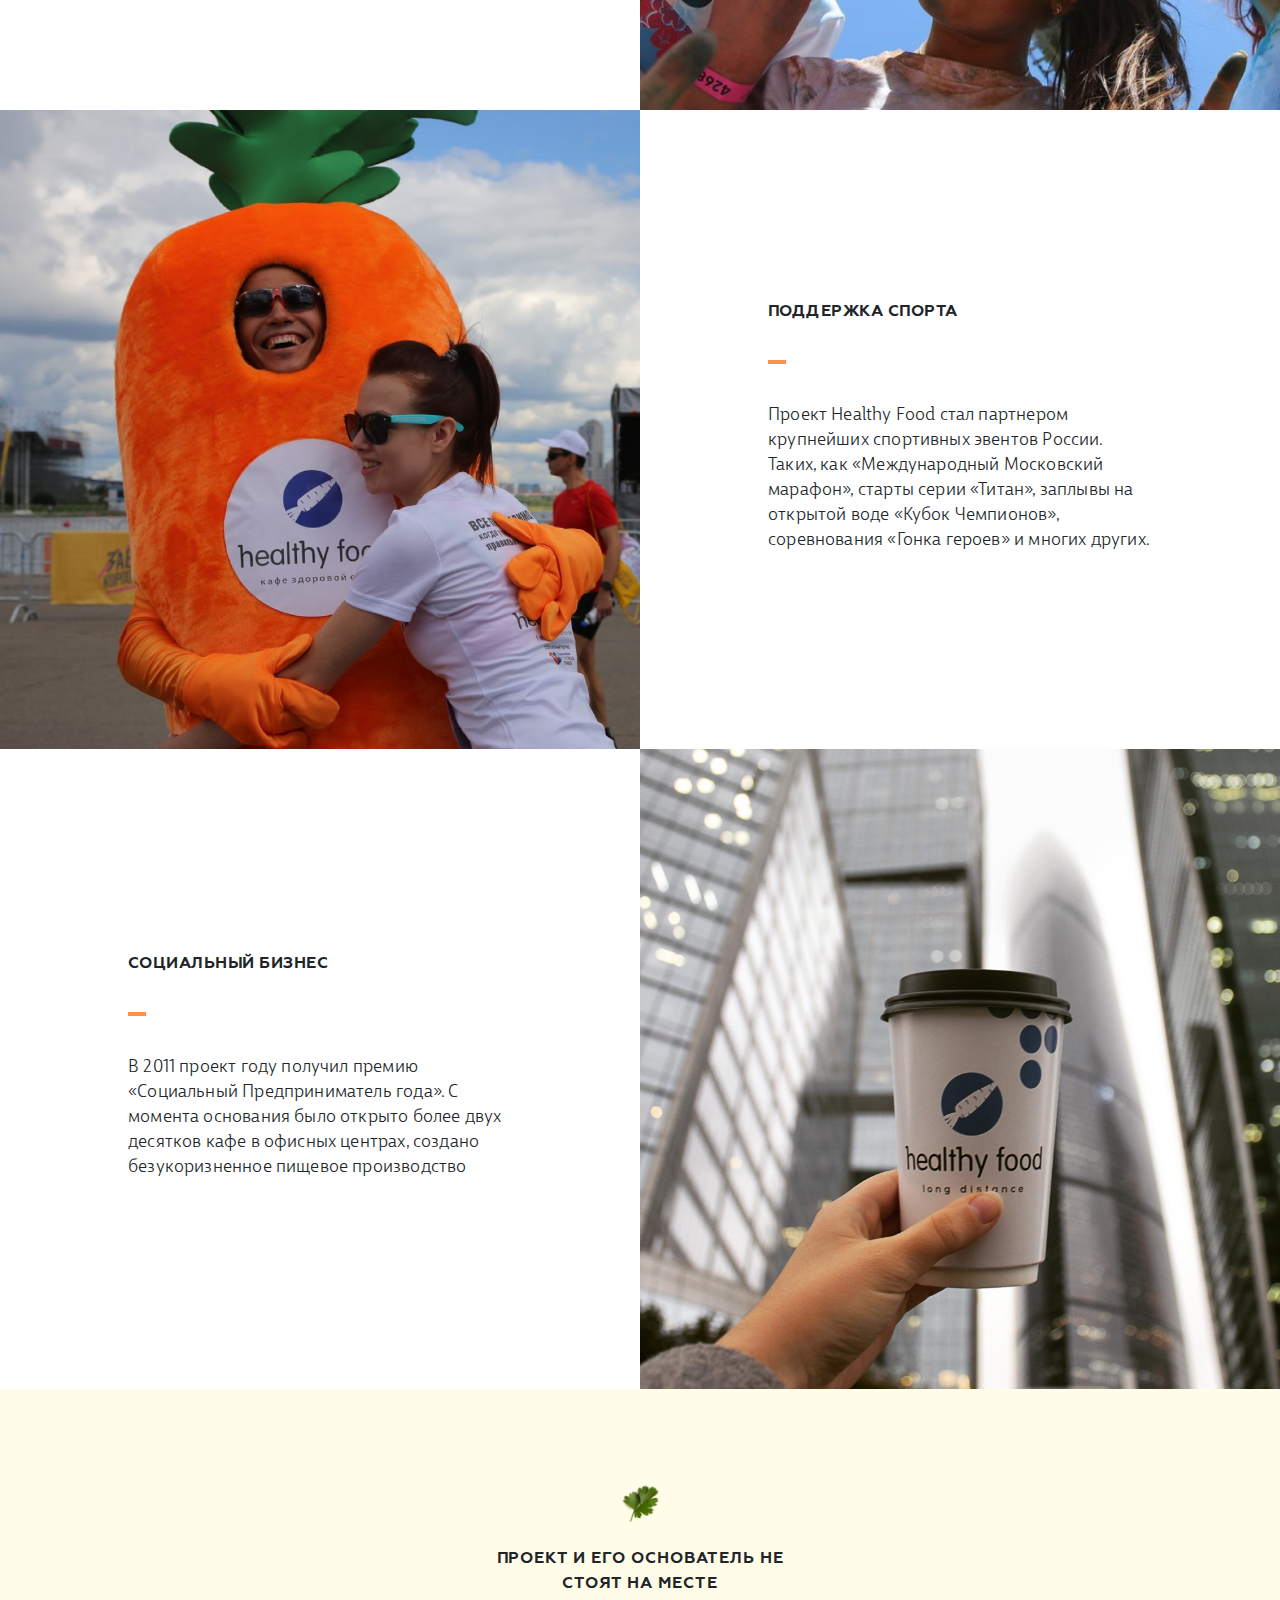
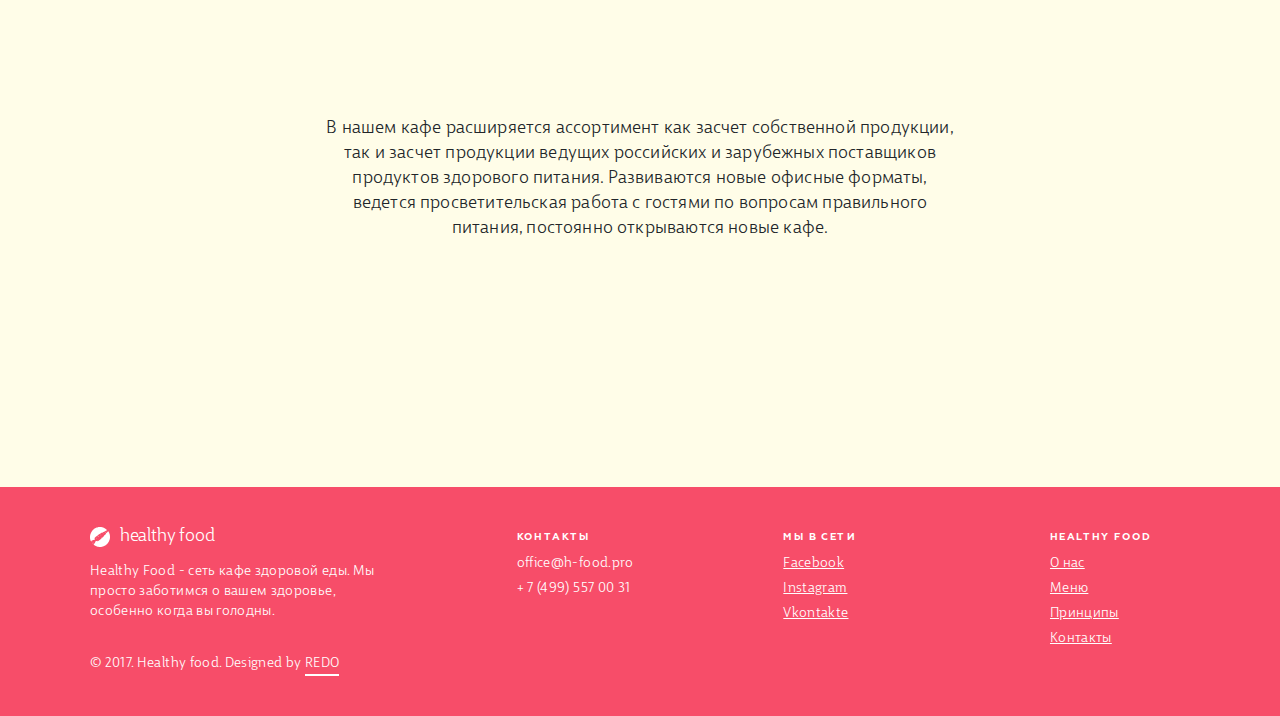
<file: pro.html>
<!doctype html>
<html class="no-js" lang="ru">

<head>
    <meta charset="utf-8">
    <meta http-equiv="X-UA-Compatible" content="IE=edge,chrome=1">

    <title></title>
    <meta name="description" content="">
    <meta name="author" content="">
    <meta name="viewport" content="width=device-width,initial-scale=1">
    <link rel="stylesheet" href="css/reset.css">
    <link rel="stylesheet" href="css/vendor/slick/slick.css">
    <link rel="stylesheet" href="css/main.css">
</head>

<body>

	<div class="wrapper">
	    <header class="header">
	    	<div class="header__row">
	            <a href="/" class="header__logo"><span class="header__logo__text">healthy food</span></a>
	            <div class="header__toggle js-header-toggle">
	                <span></span>
	                <span></span>
	                <span></span>
	            </div>
	        </div>
		    <div class="header__nav js-header-nav">
		    	<div class="header__nav__main">
			        <a href="about.html" class="header__nav__link active">О нас</a>
			        <a href="principles.html" class="header__nav__link">Принципы</a>
			        <a href="menu.html" class="header__nav__link">Меню</a>
			        <a href="contacts.html" class="header__nav__link">Адреса кафе</a>
			        <a href="business.html" class="header__nav__link">Для бизнеса</a>
			    </div>
		        <div class="header__nav__mobile">
		        	<div class="header__nav__mobile__item">
			        	<div class="header__nav__search-wrap">
			        		<!-- <input class="header__nav__search__input" placeholder="Поиск" autocomplete="off" type="text" name="query">
			        		<button type="submit" class="header__nav__search__icon"></button>-->
			        	</div>
			        </div>
			        <div class="header__nav__mobile__item">
			        	<div class="header__nav__social-links">
			        		<a href="#" class="header__nav__social-link">Vkontakte</a>
			        		<a href="#" class="header__nav__social-link">Facebook</a>
			        		<a href="#" class="header__nav__social-link">Instagram</a>
			        	</div>
			        </div>
		        </div>
	        </div>
	    </header>

	    <div class="container">
		    <div class="about-anons text-center" style="background-color: #F74D69; color: white;">
		    	<div class="about-anons__title">
            История Healthy Food началась в 2009 году, когда открылось первое кафе
		    	</div>
		    	<div class="anons__arrow js-arrow-down"></div>
		    </div>




		    <div class="blocks">
		    	<div class="blocks__row blocks__row_center">
			    	<div class="blocks__col">
			    		<img src="img/dima1.jpg" class="blocks__image" />
			    	</div>
			    	<div class="blocks__col">
			    		<div class="blocks__content blocks__content_about">
			    			<div class="blocks__title">Идея Healthy Food</div>
			    			<div class="blocks__about">
                  Как марафонец и виндсерфер, триатлет и лыжник, человек, разделяющий ценность ЗОЖ во всех проявлениях, Дмитрий Пронин считает принципиально важным дать возможность сотрудникам офисов (которым он тоже был более 10 лет) выбирать полезную еду по доступным ценам.
				    		</div>
				    	</div>
			    	</div>
			    </div>
			    <div class="blocks__row blocks__row_center blocks__row_invert">
			    	<div class="blocks__col">
			    		<div class="blocks__content blocks__content_about">
				    		<div class="blocks__title">Команда healthy food</div>
			    			<div class="blocks__about">
                  В компании действует корпоративная культура, выраженная в программе «Человек Healthy Food», позволяющая каждому сотруднику проникнуться идеями и принципами ЗОЖ.
                </div>
				    	</div>
			    	</div>
			    	<div class="blocks__col">
			    		<img src="img/dima2.jpg" class="blocks__image" />
			    	</div>
			    </div>
          <div class="blocks__row blocks__row_center">
			    	<div class="blocks__col">
			    		<img src="img/dima3.jpg" class="blocks__image" />
			    	</div>
			    	<div class="blocks__col">
			    		<div class="blocks__content blocks__content_about">
			    			<div class="blocks__title">Поддержка спорта</div>
			    			<div class="blocks__about">
                  Проект Healthy Food стал партнером крупнейших спортивных эвентов России. Таких, как «Международный Московский марафон», старты серии «Титан», заплывы на открытой воде «Кубок Чемпионов», соревнования «Гонка героев» и многих других.
				    		</div>
				    	</div>
			    	</div>
			    </div>
			    <div class="blocks__row blocks__row_center blocks__row_invert">
			    	<div class="blocks__col">
			    		<div class="blocks__content blocks__content_about">
				    		<div class="blocks__title">Cоциальный бизнес</div>
			    			<div class="blocks__about">
                  В 2011 проект году получил премию «Социальный Предприниматель года». С момента основания было открыто более двух десятков кафе в офисных центрах, создано безукоризненное пищевое производство                </div>
				    	</div>
			    	</div>
			    	<div class="blocks__col">
			    		<img src="img/dima4.jpg" class="blocks__image" />
			    	</div>
			    </div>
		    </div>
	    </div>

	    <div class="about-job light-yellow">
	    	<div class="text-center">
		    	<div class="about-job__title">
            Проект и его основатель не стоят на месте
		    	</div>
		    </div>
	    	<div class="main-anons__content text-center">
	    		<div class="about-job__col1">
	    			<div class="main-anons__text">
	    				В нашем кафе расширяется ассортимент как засчет собственной продукции, так и засчет продукции ведущих российских и зарубежных поставщиков продуктов здорового питания. Развиваются новые офисные форматы, ведется просветительская работа с гостями по вопросам правильного питания, постоянно открываются новые кафе.
	    			</div>
	    		</div>

	    	</div>
	    </div>





      <footer class="footer">
        <div class="footer__inner footer__desktop">
          <div class="footer__col">
            <div class="footer__logo">
              <div class="footer__logo__text">healthy food</div>
            </div>
            <div class="footer__text">
              Healthy Food - сеть кафе здоровой еды. Мы просто заботимся о вашем здоровье, особенно когда вы голодны.
            </div>
          </div>
          <div class="footer__col">
            <div class="footer__title">Контакты</div>
            <div class="footer__text">
              <a href="mailto:office@h-food.pro">office@h-food.pro</a><br/>
            + 7 (499) 557 00 31
          </div>
          </div>
          <div class="footer__col">
            <div class="footer__title">Мы в сети</div>
            <div class="footer__text footer__social">
              <a href="https://www.facebook.com/hfoodcafe/" class="footer__social__link" target="_blank">Facebook</a>
              <a href="https://www.instagram.com/hfoodcafe/" class="footer__social__link" target="_blank">Instagram</a>
              <a href="https://vk.com/club17011373" class="footer__social__link" target="_blank">Vkontakte</a>
            </div>
          </div>
          <div class="footer__col">
            <div class="footer__title">Healthy Food</div>
            <div class="footer__text footer__social">
              <a href="../about.html" class="footer__social__link">О нас</a>
              <a href="../menu.html" class="footer__social__link">Меню</a>
              <a href="../principles.html" class="footer__social__link">Принципы</a>
              <a href="../contacts.html" class="footer__social__link">Контакты</a>
            </div>
          </div>
        </div>
        <div class="footer__inner footer__mobile">
          <div class="footer__text">
            <span class="footer__left">© 2017. Healthy food.</span> <span class="footer__right">Designed by <a href="http://redobureau.com" class="border">REDO</a></span>
          </div>
        </div>
      </footer>
	</div>

    <script src="https://ajax.googleapis.com/ajax/libs/jquery/3.2.1/jquery.min.js"></script>
    <script>window.jQuery || document.write('<script src="js/libs/jquery-3.2.1.min.js"><\/script>')</script>
    <script src="js/vendor/slick/slick.min.js" type="text/javascript"></script>
    <script src="js/main.js" type="text/javascript"></script>

</body>
</html>
</file>
<file: css/main.css>
@font-face {
    font-family: 'Geometria';
    src: url('../fonts/Geometria-Bold/Geometria-Bold.eot');
    src: url('../fonts/Geometria-Bold/Geometria-Bold.eot?#iefix') format('embedded-opentype'),
        url('../fonts/Geometria-Bold/Geometria-Bold.woff2') format('woff2'),
        url('../fonts/Geometria-Bold/Geometria-Bold.woff') format('woff'),
        url('../fonts/Geometria-Bold/Geometria-Bold.ttf') format('truetype'),
        url('../fonts/Geometria-Bold/Geometria-Bold.svg#Geometria-Bold') format('svg');
    font-weight: normal;
    font-style: normal;
}

@font-face {
    font-family: 'BigCity-Book';
    src: url('../fonts/BigCity/BigCityGrotesquePro-Web-Book.eot');
    src: url('../fonts/BigCity/BigCityGrotesquePro-Web-Book.eot?#iefix') format('embedded-opentype'),
        url('../fonts/BigCity/BigCityGrotesquePro-Web-Book.woff2') format('woff2'),
        url('../fonts/BigCity/BigCityGrotesquePro-Web-Book.woff') format('woff'),
        url('../fonts/BigCity/BigCityGrotesquePro-Web-Book.ttf') format('truetype'),
        url('../fonts/BigCity/BigCityGrotesquePro-Web-Book.svg#/BigCityGrotesquePro-Web-Book') format('svg');
    font-weight: normal;
    font-style: normal;
}

@font-face {
    font-family: 'BigCity-Book';
    src: url('../fonts/BigCity/BigCityGrotesquePro-Web-Medium.eot');
    src: url('../fonts/BigCity/BigCityGrotesquePro-Web-Medium.eot?#iefix') format('embedded-opentype'),
        url('../fonts/BigCity/BigCityGrotesquePro-Web-Medium.woff2') format('woff2'),
        url('../fonts/BigCity/BigCityGrotesquePro-Web-Medium.woff') format('woff'),
        url('../fonts/BigCity/BigCityGrotesquePro-Web-Medium.ttf') format('truetype'),
        url('../fonts/BigCity/BigCityGrotesquePro-Web-Medium.svg#BigCityGrotesquePro-Web-Medium') format('svg');
    font-weight: bold;
    font-style: normal;
}

body{
	font-family: 'BigCity-Book';
}

.aqua{
	background: #3bd8cd;
	color: #fff;
}

.orange{
	background: #ff6134;
	color: #fff;
}

.light-yellow{
	background: #fffde8;
}

.g-lockscroll{
	overflow: hidden;
    height: 100%;
}

.container{

}

::placeholder { /* Chrome, Firefox, Opera, Safari 10.1+ */
    color: #ffffff;
    opacity: 1; /* Firefox */
}

:-webkit-input-placeholder { /* Chrome/Opera/Safari */
  color: #ffffff;
}

::-moz-placeholder { /* Firefox 19+ */
  color: #ffffff;
}

:-ms-input-placeholder { /* IE 10+ */
  color: #ffffff;
}

:-moz-placeholder { /* Firefox 18- */
  color: #ffffff;
}

a {
  color: #32b67a;
  text-decoration: none;
  background-color: transparent;
  -webkit-text-decoration-skip: objects;
}

a.border{
  color: #000;
  border-bottom: 2px solid #000;
}

a.border-thin{
	color: #000;
    border-bottom: 1px solid #000;
}

a:hover {
  color: #32b67a;
  text-decoration: none;
  transition: all 0.4s;
}


@media screen and (max-width: 768px){
	html, body, .wrapper{
		height: 100%;
	}
}


.button{
	font-family: 'Geometria';
	text-align: left;
	display: block;
	max-width: 330px;
	font-size: 10px;
	line-height: 14px;
	letter-spacing: 0.1em;
	padding: 17px 30px 17px 30px;
	text-transform: uppercase;
	border: 1px solid #32b67a;
	color: #32b67a;
	border-radius: 30px;
	position: relative;
	transition: all 0.4s;
}

.button:hover{
	background: #32b67a;
	color: #fff;
	transition: all 0.4s;
}

.button.arrow:before{
	content: '';
    display: block;
    position: absolute;
    top: 50%;
    border: 1px solid #32b67a;
    width: 10px;
    height: 10px;
    transform: translateY(-50%) rotate(45deg);
    border-left: 1px;
    border-bottom: 1px;
	right: 25px;
	transition: all 0.4s;
}

.button.arrow:hover:before{
	border-color: #fff;
	transition: all 0.4s;
}

.button.arrow.white:before{
	border-color: #fff;
}

.button.center{
	margin: 0 auto;
}

.button.wide{
	max-width: 100%;
}

.button.white{
	color: #fff;
	border-color: #fff;
}

.button.white:hover{
	background: #fff;
}

.aqua .button.white:hover{
	color: #3bd8cd;
}

.aqua .button.white:hover:before{
	border-color: #3bd8cd;
}

.orange .button.white:hover{
	color: #ff6134;
}

.orange .button.white:hover:before{
	border-color: #ff6134;
}

.button_bottom{
	position: absolute;
	bottom: 0;
	left: 0;
	right: 0;
}

@media screen and (max-width: 1000px) {
	.button{
		padding: 10px 20px 10px 20px;
	}

	.button.narrow{
		max-width: 235px;
	}
}

@media screen and (max-width: 768px){
	a.border{
		border-width: 1px;
	}

	.button.arrow:before{
		right: 20px;
	}
}
@media screen and (max-width: 480px){
	.button.narrow{
		max-width: 330px;
	}
}

@media screen and (max-width: 1200px) {
	.hidden-1200{
		display: none;
	}
}

/**************** СТРЕЛКИ АНОНСОВ ***************/

.anons__arrow{
	position: absolute;
	left: 0;
	right: 0;
	bottom: 60px;
	height: 30px;
	width: 30px;
	border: 1px solid #ffffff;
	border-radius: 30px;
	margin: 0 auto;
	cursor: pointer;
}

.anons__arrow:before{
	content: '';
    display: block;
    position: absolute;
    top: 50%;
    margin-top: -5px;
    border: 1px solid #fff;
    width: 8px;
    height: 8px;
    transform: translateX(-50%) rotate(45deg);
    border-left: 1px;
    border-top: 1px;
    left: 50%;
}

@media screen and (max-width: 768px){
	.anons__arrow{
		width: 20px;
		height: 20px;
		bottom: 22px;
	}

	.anons__arrow:before{
		width: 6px;
		height: 6px;
	}
}

@media screen and (max-width: 480px) {
	.anons__arrow{
		width: 30px;
		height: 30px;
		bottom: 75px;
	}

	.anons__arrow:before{
		width: 8px;
		height: 8px;
	}
}

/****************  ШАПКА САЙТА  ***************/

.header{
	overflow: hidden;
	padding: 18px 50px;
}

.header__logo{
	float: left;
	color: #000;
}

.header__logo:hover{
	color: #000;
}

.header__logo__text{
	display: inline-block;
	vertical-align: middle;
	font-size: 29px;
	line-height: 1;
}

.header__logo:before{
	content: '';
	display: inline-block;
	vertical-align: middle;
	width: 34px;
	height: 34px;
	background: url('../img/logo.svg');
	background-size: cover;
	margin-right: 15px;
}

.header__toggle{
	display: none;
	float: right;
	cursor: pointer;
	position: relative;
}

.header__toggle span{
	display: block;
    height: 2px;
	width: 24px;
	background-color: #ff6134;
	margin: 6px 0 0;
}

.header__nav{
	margin-top: 10px;
	float: right;
	font-size: 0;
}

.header__nav__link{
	font-size: 9px;
	letter-spacing: 0.15em;
	line-height: 19px;
	display: inline-block;
	text-transform: uppercase;
	color: #000;
	text-align: right;
	margin-left: 70px;
	border-bottom: 3px solid #fff;
	font-family: 'Geometria';
}

.header__nav__link:first-child{
	margin-left: 0;
}

.header__nav__link.active{
	border-color: #ff6134;
}

.header__nav__mobile{
	display: none;
}

@media screen and (max-width: 1000px) {
	.header{
		padding-left: 30px;
		padding-right: 30px;
	}

	.header__nav__link{
		margin-left: 45px;
	}
}

@media screen and (max-width: 768px){
	.header{
		padding: 11px 35px;
	}

	.header__row{
		overflow: hidden;
	}

	.header__nav{
		display: none;
		float: none;
		clear: both;
		margin-top: 30px;
	}

	.header__nav__main{
		align-self: flex-start;
	}

	.header__nav__mobile{
		display: block;
		width: 100%;
		align-self: flex-end;
	}

	.header__nav__mobile__item{
		display: inline-block;
		vertical-align: bottom;
		width: 50%;
		padding-right: 40px;
	}

	.header__nav__mobile__item:last-child{
		padding-right: 0;
	}

	.header__nav__search-wrap{
		position: relative;
	}

	.header__nav__search__input{
		border: 1px solid #ffffff;
		border-radius: 20px;
		font-size: 10px;
		color: #ffffff;
		text-align: left;
		letter-spacing: 0.1em;
		line-height: 7px;
		text-transform: uppercase;
		width: 100%;
		background: none;
		padding: 12px 15px;
		font-family: 'Geometria';
	}

	.header__nav__search__icon{
		border: none;
	    position: absolute;
	    right: 20px;
	    top: 12px;
	    display: block;
	    width: 12px;
	    height: 12px;
	    background: url('../img/lupe.svg') no-repeat;
	    background-size: 12px 12px;
	    cursor: pointer;
	    outline: 0;
	}

	.header__nav__social-links{
		font-size: 0;
	}

	.header__nav__social-link{
		display: inline-block;
		vertical-align: bottom;
		font-size: 12px;
		color: #ffffff;
		letter-spacing: 0.02em;
		line-height: 20px;
		margin-right: 20px;
		text-decoration: underline;
	}

	.header__nav.active{
		display: block;
	}

	.header__logo{
		margin-top: 2px;
	}

	.header__toggle{
		display: block;
	}

	.header__logo__text{
		font-size: 17px;
		line-height: 27px;
	}

	.header__logo:before{
		width: 20px;
		height: 20px;
		margin-right: 10px;
	}

	.header.active{
		background: #ff6134;
		color: #fff;
		height: 100%;
		z-index: 999;
	}

	.header.active .header__nav{
		display: flex;
		flex-direction: column;
	    flex-wrap: nowrap;
	    justify-content: space-between;
	    height: 80%;
	    height: calc(100% - 80px);
	}

	.header.active .header__nav__link{
		border-bottom: none;
		font-size: 25px;
		color: #ffffff;
		line-height: 1;
		text-transform: none;
		width: 50%;
		margin: 0 0 20px;
		text-align: left;
		padding-right: 20px;
		letter-spacing: 0;
		font-family: 'BigCity-Book';
		font-weight: normal;
	}

	.header.active .header__logo{
		color: #fff;
	}

	.header.active .header__logo:before{
		background: url('../img/logo-white.svg');
	}

	.header.active .header__toggle{
		height: 17px;
		width: 17px;
	}

	.header.active .header__toggle span{
		display: none;
	}

	.header.active .header__toggle:after,
	.header.active .header__toggle:before {
	    content: " ";
	    position: absolute;
	    height: 20px;
	    width: 2px;
	    left: 4px;
	    top: 4px;
	    background-color: #fff;
	    transform: rotate(-45deg);
	}

	.header.active .header__toggle:before {
	    transform: rotate(45deg);
	}
}

@media screen and (max-width: 480px) {
	.header{
		padding: 11px 20px;
	}

	.header.active .header__nav__link{
		width: 100%;
	}

	.header__nav__search-wrap{
		margin-bottom: 20px;
	}

	.header__nav__mobile__item{
		display: block;
		width: 100%;
		padding-right: 0px;
	}

}

/****************  ГЛАВНЫЙ СЛАЙДЕР  ***************/

.main__slider{
	display: flex;
	flex-direction: row;
    flex-wrap: nowrap;
    max-height: 510px;
    overflow: hidden;
}

.main__slider__col1{
	-webkit-flex-basis: 67%;
	flex-basis: 67%;
}

.main__slider__image{
	min-height: 100%;
	min-width: 100%;
	object-fit: cover;
}

.main__slider__col2{
	-webkit-flex-basis: 33%;
	flex-basis: 33%;
	padding: 63px 50px 50px;
	position: relative;
}

.main__slider__col2__inner{
	display: flex;
	flex-direction: column;
    flex-wrap: nowrap;
    justify-content: space-between;
    height: 100%;
    max-width: 400px;
}

.main__slider__title{
	position: relative;
	z-index: 2;
	align-self: flex-start;
	font-size: 32px;
	line-height: 40px;
	margin-bottom: 40px;
}

.main__slider__title:after{
	content: '';
	position: absolute;
	bottom: -85px;
	left: -30px;
	display: block;
	background: url('../img/grass3.png') no-repeat;
	width: 117px;
    height: 94px;
	z-index: -1;
	transform: rotate(-120deg);
	background-size: cover;
}

.main__slider__bottom{
	align-self: flex-end;
	width: 100%;
	z-index: 5;
}

.main__slider__text{
	font-size: 18px;
	line-height: 25px;
	margin-bottom: 20px;
}

.main__slider__button-wrap{
	position: relative;
	max-width: 90%;
}

.main__slider__button-wrap .button{
	position: relative;
	z-index: 2;
}

.main__slider__button-wrap:after{
	content: '';
	position: absolute;
	top: -10px;
	right: -30px;
	display: block;
	background: url('../img/grass2.png') no-repeat;
	width: 54px;
	height: 46px;
	z-index: 1;
}

@media screen and (max-width: 1000px) {
	.main__slider{
		max-height: none;
	}

	.main__slider__col2{
		padding: 43px 40px 50px 30px;
	}
}

@media screen and (max-width: 768px){
	.main__slider{
		min-height: 225px;
	}

	.main__slider__col1{
		-webkit-flex-basis: 50%;
		flex-basis: 50%;
	}

	.main__slider__col2{
		-webkit-flex-basis: 50%;
		flex-basis: 50%;
		padding: 23px 30px 30px;
	}

	.main__slider__title{
		font-size: 22px;
		line-height: 25px;
	}

	.main__slider__title:after{
		display: none;
	}

	.main__slider__text{
		display: none;
	}

	.main__slider__button-wrap{
		max-width: 100%;
	}

	.main__slider__button-wrap:after{
		display: none;
	}
}

@media screen and (max-width: 480px) {
	.main__slider{
		flex-direction: column;
	}
	.main__slider__col1{
		-webkit-flex-basis: 100%;
		flex-basis: 100%;
	}

	.main__slider__col2{
		-webkit-flex-basis: 100%;
		flex-basis: 100%;
		padding: 35px 20px 35px;
	}

	.main__slider__title{
		font-size: 28px;
		line-height: 30px;
	}
}

/****************  АНОНС НА ГЛАВНОЙ  ***************/

.main-anons{

}

.main-anons__content{
	padding: 80px 0 90px;
	max-width: 640px;
	margin: 0 auto;
}

.main-anons__title{
	font-family: 'Geometria';
	padding: 0 50px;
	text-transform: uppercase;
	font-size: 16px;
	line-height: 30px;
	letter-spacing: 0.06em;
}

.main-anons__title:after{
	content: '';
	display: block;
	background: url('../img/what.png') no-repeat;
	background-size: cover;
	width: 24px;
	height: 17px;
	margin: 26px auto 30px;
}

.main-anons__text{
	font-size: 18px;
	line-height: 25px;
	letter-spacing: 0.01em;
	margin: 0px 0 60px;
}

@media screen and (max-width: 1000px) {
	.main-anons__content{
		max-width: 450px;
	}

	.main-anons__title:after{
		margin: 22px auto 11px;
	}

	.main-anons__text{
		margin-bottom: 30px;
		padding: 0 30px;
	}
}

@media screen and (max-width: 768px){
	.main-anons__content{
		max-width: 100%;
		margin: 0;
		padding: 54px 35px 40px;
	}

	.main-anons__title{
		font-size: 12px;
		line-height: 20px;
		padding: 0px 75px;
	}

	.main-anons__title:after{
		width: 13px;
		height: 9px;
		margin: 12px auto 12px;
	}

	.main-anons__text{
		font-size: 14px;
		line-height: 20px;
		margin-bottom: 15px;
	}
}

@media screen and (max-width: 480px) {
	.main-anons__content{
		padding: 50px 20px 35px;
	}

	.main-anons__title{
		padding: 0;
	}

	.main-anons__text{
		padding: 0;
		margin-bottom: 20px;
	}
}

/****************  МЕНЮ НА ГЛАВНОЙ  ***************/

.main-menu{
	position: relative;
	display: flex;
	flex-direction: row;
    flex-wrap: nowrap;
}

.main-menu__item{
	-webkit-flex-basis: 25%;
	flex-basis: 25%;
	font-size: 14px;
	text-align: center;
	position: relative;
}

.main-menu__item.last{
	display: none;
}

.main-menu__item__title{
	font-size: 28px;
	line-height: 1;
	letter-spacing: -0.01em;
	margin-bottom: 15px;
	color: #000;
}

.main-menu__item__text{
	font-size: 14px;
	line-height: 20px;
}

.main-menu__item__name{
	position: absolute;
	top: 25px;
	left: 0;
	right: 0;
	color: #fff;
	font-size: 18px;
	line-height: 35px;
	letter-spacing: 0.01px;
}

.main-menu__item img{
	width: 100%;
}

.main-menu__item__inner{
	height: 100%;
	position: relative;
}

.main-menu__item_card{
	padding: 32px 30px 40px;
	text-align: left;
	position: relative;
}

.main-menu__item__mobile{
	display: none;
}

.blocks__content__main{
	height: 100%;
	position: relative;
	display: flex;
	flex-direction: column;
    flex-wrap: nowrap;
    justify-content: space-between;
    align-items: stretch;
}

.blocks__content__main__text{
	align-self: flex-start;
	font-size: 28px;
	line-height: 35px;
	max-width: 500px;
	margin-bottom: 35px;
	letter-spacing: 0.01em;
}

.blocks__content__main__button-wrap{
	align-self: flex-end;
	width: 100%;
}

@media screen and (max-width: 1000px) {
	.main-menu__item__name{
		top: 19px;
	}
}

@media screen and (max-width: 880px) {
	.main-menu__item__text{
		display: none;
	}
}

@media screen and (max-width: 768px) {
	.main-menu{
		flex-direction: row-reverse;
	}

	.main-menu__item__name{
		display: none;
	}

	.main-menu__item__inner{
		display: flex;
	}

	.main-menu__item_card{
		background: #3bd8cd;
		color: #fff;
		padding: 4% 2%;
	}

	.blocks__content__main__text{
		margin-bottom: 20px;
		font-size: 16px;
		line-height: 20px;
	}

	.main-menu__item__desktop{
		display: none;
	}

	.main-menu__item__mobile{
		display: block;
		align-self: center;
		width: 100%;
	}

	.main-menu__item__title{
		font-size: 16px;
		line-height: 20px;
		margin-bottom: 0;
		color: #fff;
	}

	.main-menu__item__title:after {
	    content: '';
	    display: block;
	    margin: 10px auto 0;
	    width: 28px;
	    height: 24px;
	    background: url(../img/daily-blue.png) no-repeat;
	    background-size: cover;
	}
}

@media screen and (max-width: 480px) {
	.main-menu{
		flex-wrap: wrap-reverse;
	}

	.main-menu__item{
		-webkit-flex-basis: 50%;
		flex-basis: 50%;
	}

	.main-menu__item_card{
		padding: 30px;
	}
}

/****************  БЛОКИ  ***************/

.blocks__row{
    display: flex;
    flex-direction: row;
}

.blocks__row_center{
	justify-content: center;
	align-content: center;
	align-items: center;
}

.blocks__col {
	-webkit-flex-basis: 50%;
	flex-basis: 50%;
	position: relative;
}

.blocks__col img{
	width: 100%;
}

.blocks__content{
	height: 100%;
	position: relative;
	padding: 10%;
}

.blocks__title{
	font-size: 16px;
	text-transform: uppercase;
	letter-spacing: 0.03em;
	line-height: 16px;
	font-family: 'Geometria';
}

.blocks__title:after{
	content: '';
	display: block;
	width: 18px;
	height: 4px;
	background: #ff9149;
	margin: 40px 0;
}

.blocks__col_daily:before{
	content: "";
    display: block;
    padding-top: 100%;
}

.blocks__content_daily{
	display: flex;
	flex-direction: column;
	justify-content: center;
	position: absolute;
	top: 0;
	left: 0;
	right: 0;
	bottom: 0;
	padding: 80px 20px 80px;
}

.blocks__daily__title{
	font-size: 36px;
	line-height: 45px;
	width: 200px;
	margin: 0 auto;
  font-family: 'BigCity-Book';
  font-weight: bold;
  font-style: normal;
}

.blocks__daily__title:after{
	content: '';
	display: block;
	margin: 30px auto 50px;
	width: 58px;
	height: 54px;
	background: url('../img/daily-blue.png') no-repeat;
	background-size: cover;
}

.business-block{
	position: absolute;
	top: 0;
	left: 0;
	right: 0;
	bottom: 0;
	color: #fff;
	z-index: 3;
	display: flex;
	flex-direction: column;
	justify-content: center;
	align-items: center;
	padding: 8% 5% 12%;
    justify-content: space-between;
    overflow: hidden;
}

.business-block__name{
	width: 100%;
    font-size: 16px;
    line-height: 25px;
    letter-spacing: 0.09em;
    text-transform: uppercase;
    align-self: flex-start;
    font-family: 'Geometria';
    position: relative;
    z-index: 2;
}

.business-block__title{
	font-size: 36px;
	line-height: 45px;
	letter-spacing: 0.03em;
	max-width: 480px;
	font-weight: bold;
}

.business-block__button-wrap{
	width: 100%;
    align-self: flex-end;
    position: relative;
}

@media screen and (max-width: 1000px) {
	.blocks__content{
		padding: 7%;
	}
}

@media screen and (max-width: 768px) {
	.blocks__title{
		font-size: 12px;
		line-height: 20px;
	}

	.blocks__title:after{
		width: 10px;
		height: 4px;
		margin: 15px 0;
	}

	.blocks__content{
		padding: 25px 21px 30px;
	}

	.blocks__daily__title{
		font-size: 30px;
		line-height: 35px;
	}

	.blocks__daily__title:after{
		width: 37px;
		height: 33px;
		margin: 14px auto 0px;
	}

	.blocks__daily__button-wrap{
		display: none;
	}

	.business-block__name{
		font-size: 10px;
		line-height: 25px;
	}

	.business-block__title{
		font-size: 20px;
		line-height: 25px;
		max-width: 270px;
	}
}

@media screen and (max-width: 480px) {
	.blocks__row{
	    flex-direction: column;
	}

	.blocks__row_invert{
		flex-direction: column-reverse;
	}

	.blocks__col {
		-webkit-flex-basis: 100%;
		flex-basis: 100%;
	}

	.blocks__col_daily{
		width: 100%;
	}

	.blocks__content{
		padding: 50px 20px 40px;
	}

	.blocks__content_daily{
		padding: 80px 20px 80px;
	}

	.blocks__daily__title{
		font-size: 36px;
		line-height: 40px;
	}
}


/*****************  О НАС  ****************/

.about-anons{
	padding: 120px 30px 150px;
	overflow: hidden;
	position: relative;
}

.about-anons:before{
	content: '';
	display: block;
	position: absolute;
	top: -90px;
	left: -50px;
	width: 479px;
	height: 621px;
	background: url('../img/grass6.png');
	background-size: cover;
}

.about-anons:after{
	content: '';
	display: block;
	position: absolute;
	top: -70px;
	right: -20px;
	width: 247px;
	height: 232px;
	background: url('../img/grass4.png');
	background-size: cover;
}

.about-anons__title{
	position: relative;
	z-index: 2;
	max-width: 680px;
	margin: 0 auto;
	font-size: 36px;
	line-height: 45px;
	letter-spacing: -0.2px;
}

@media screen and (max-width: 1000px) {
	.about-anons:before{
		left: auto;
		right: 63%;
	}
}

@media screen and (max-width: 768px) {
	.about-anons{
		padding: 65px 30px;
	}

	.about-anons:before{
		width: 210px;
    	height: 100%;
    	top: 0;
    	left: -30px;
	}

	.about-anons:after{
		top: -32px;
		height: 111px;
		width: 119px;
	}

	.about-anons__title{
		max-width: 450px;
		font-size: 24px;
		line-height: 30px;
	}
}

@media screen and (max-width: 480px) {
	.about-anons{
		padding: 140px 30px 180px;
	}

	.about-anons:before{
		height: 435px;
	    width: 336px;
	    bottom: -100px;
	    top: auto;
	    left: -221px;
	}

	.about-anons:after{
		height: 172px;
	    width: 183px;
	    top: -50px;
	}
}

/******************  ABOUT СЛАЙДЕР  ***************/

.slick-slide:active,
.slick-slide:focus{
	outline: none;
	border: none;
}

.about-slider__inner,
.slick-dots{
	max-width: 900px;
	margin: 0 auto;
    padding: 0 70px;
}

.about-slider__inner{
	position: relative;
}

.about-slider__img{
	position: absolute;
	right: 0;
	bottom: 0;
	max-height: 100%;
}

.about-slider__slide{
	padding: 100px 0 45px;
	max-width: 60%;
	position: relative;
	z-index: 2;
}

.about-slider__text{
	font-size: 25px;
	line-height: 35px;
	margin-bottom: 50px;
}

.about-slider__author{
	font-size: 12px;
	text-transform: uppercase;
	letter-spacing: 0.1em;
	line-height: 25px;
	padding-bottom: 55px;
	font-family: 'Geometria';
}

.slick-dots{
	position: absolute;
	left: 0;
	right: 0;
	bottom: 45px;
	list-style: none;
	font-size: 0;
}

.slick-dots li{
	display: inline-block;
	vertical-align: top;
	margin-right: 10px;
	text-indent: -9999em;
	width: 5px;
	height: 5px;
	border-radius: 15px;
	background: rgba(0,0,0,.4);
	cursor: pointer;
}

.slick-dots .slick-active{
	background: #000;
	cursor: default;
}

.slick-arrow{
	position: absolute;
	top: 50%;
	margin-top: -18px;
	text-indent: -9999em;
	border: none;
	box-shadow: none;
	background: none;
	color: transparent;
	width: 30px;
	height: 36px;
	padding: 0;
	z-index: 9;
	cursor: pointer;
}

.slick-prev{
	left: 45px;
}

.slick-next{
	right: 45px;
}

.slick-arrow:focus,
.slick-arrow:active{
	border: none;
	outline: none;
}

.slick-arrow:before{
	content: '';
    display: block;
    position: absolute;
    top: 50%;
    border: 2px solid #000000;
    width: 15px;
    height: 15px;
    transform: translateY(-50%) rotate(45deg);
}

.slick-prev:before{
    border-right: 0;
    border-top: 0;
	left: 0px;
}

.slick-next:before{
    border-left: 1px;
    border-bottom: 1px;
	right: 0px;
}

.slick-arrow.slick-disabled{
	cursor: default;
}

.slick-arrow.slick-disabled:before {
	border-color: #999;
}


@media screen and (max-width: 1000px) {
	.slick-prev{
		left: 25px;
	}

	.slick-next{
		right: 25px;
	}
}

@media screen and (max-width: 768px) {
	.slick-prev{
		left: 15px;
	}

	.slick-next{
		right: 15px;
	}

	.about-slider__img{
		right: 8%;
	}

	.about-slider__slide{
		padding: 84px 0;
		max-width: 60%;
	}

	.about-slider__text{
		font-size: 14px;
		line-height: 20px;
		margin-bottom: 30px;
	}

	.about-slider__author{
		padding-bottom: 0;
		font-size: 10px;
		line-height: 20px;
	}

	.about-slider__inner,
	.slick-dots{
		padding: 0 10%;
	}

	.slick-dots{
		display: none !important;
	}
}

@media screen and (max-width: 480px) {
	.about-slider__slide{
		padding: 50px 0;
		max-width: 100%;
		text-align: center;
	}

	.about-slider__inner{
		padding: 0 50px;
	}

	.about-slider__img{
		display: none !important;
	}
}

/******************  БЛОКИ ABOUT  ***************/

.blocks__about{
	font-size: 18px;
	letter-spacing: 0.01em;
	line-height: 25px;
}

.blocks__content_about{
	padding: 0 20%;
}

@media screen and (max-width: 1000px) {
	.blocks__content_about{
		padding: 0 15%;
	}
}

@media screen and (max-width: 768px) {
	.blocks__content_about{
		padding: 40px;
	}

	.blocks__about{
		font-size: 14px;
		line-height: 20px;
	}
}

@media screen and (max-width: 480px) {
	.blocks__content_about{
		padding: 30px;
	}
}

/******************  СПЕЦИАЛИСТЫ  ***************/

.about-job{
	padding: 95px 30px;
}

.about-job__title{
	font-family: 'Geometria';
	text-transform: uppercase;
	max-width: 350px;
	margin: 0 auto;
	font-size: 16px;
	letter-spacing: 0.06em;
	line-height: 25px;
	margin-bottom: 40px;
}

.about-job__title:before{
	content: '';
	display: block;
	margin: 0px auto 25px;
	width: 41px;
	height: 38px;
	background: url('../img/daily.png') no-repeat;
	background-size: cover;
}

.about-job__row{
	max-width: 900px;
	margin: 0 auto;
	display: flex;
	flex-direction: row;
    flex-wrap: nowrap;
    position: relative;
}

.about-job__col1{
	-webkit-flex-basis: 63%;
	flex-basis: 63%;
}

.about-job__col2{
	-webkit-flex-basis: 37%;
	flex-basis: 37%;
}

.about-job__text{
	font-size: 18px;
	letter-spacing: 0.01em;
	line-height: 25px;
	padding-right: 15%;
}

.about-job__list{
	padding: 0;
	list-style: none;
	margin-bottom: 40px;
}

.about-job__list li{
	position: relative;
	padding-left: 30px;
	margin-bottom: 13px;
	font-size: 18px;
	color: #000000;
	letter-spacing: 0.01em;
	line-height: 20px;
}

.about-job__list li:before{
	content: '';
	display: block;
	position: absolute;
	top: 8px;
	left: 0;
	height: 10px;
	width: 10px;
	background-color: #32b67a;
	border-radius: 10px;
}

.about__image-wrap{
	height: 350px;
	overflow-x: hidden;
	background: url('../img/team.jpg') no-repeat center -70px;
	background-size: cover;
}

.about__address{
	position: relative;
	height: 350px;
	overflow-x: hidden;
	background: url('../img/cafe.jpg') no-repeat center center;
	background-size: cover;
	display: flex;
	align-items: center;
}

.about__address:hover:before{
	background: rgba(0,0,0,0.6);
	transition: all 0.4s;
}

.about__address:before{
	content: '';
	display: block;
	position: absolute;
	top: 0;
	left: 0;
	right: 0;
	bottom: 0;
	background: rgba(0,0,0,0.4);
	transition: all 0.4s;
}

.about__address__title{
	display: block;
	width: 100%;
	color: #ffffff;
	text-align: center;
	font-size: 36px;
	line-height: 45px;
	letter-spacing: -0.2px;
	position: relative;
	z-index: 2;
}

.about__address__link:hover{
	color: #fff;
}

@media screen and (max-width: 1000px) {
	.about-job__row{
		max-width: 780px;
	}

	.about__image-wrap{
		background-position: center top;
	}
}

@media screen and (max-width: 768px) {
	.about-job{
		padding: 55px 30px;
	}

	.about-job__title{
		font-size: 12px;
		line-height: 20px;
	}

	.about-job__text {
	    font-size: 14px;
	    line-height: 20px;
	    padding-right: 20px;
	}

	.about-job__row{
		padding-bottom: 80px;
	}

	.about-job__col1{
		-webkit-flex-basis: 60%;
		flex-basis: 60%;
	}

	.about-job__col2{
		-webkit-flex-basis: 40%;
		flex-basis: 40%;
	}

	.about-job__button{
		position: absolute;
		left: 0;
		right: 0;
		bottom: 0;
		margin: 0;
	}

	.about-job__button .button{
		margin: 0 auto;
	}

	.about__image-wrap,
	.about__address{
		height: 230px;
	}

	.about__address__title{
		font-size: 24px;
		line-height: 25px;
	}
}

@media screen and (max-width: 480px) {
	.about-job{
		padding: 30px;
	}

	.about-job__title{
		margin-bottom: 20px;
	}

	.about-job__row{
	    flex-wrap: wrap;
	    padding-bottom: 60px;
	}

	.about-job__col1{
		-webkit-flex-basis: 100%;
		flex-basis: 100%;
		margin-bottom: 30px;
	}

	.about-job__text{
		text-align: center;
	}

	.about-job__list li{
		padding: 0;
	}

	.about-job__list li:before{
		display: none;
	}

	.about-job__col2{
		-webkit-flex-basis: 100%;
		flex-basis: 100%;
	}

	.about-job__list{
		margin-bottom: 0;
	}

	.about-job__button .button{
		margin: 0;
	}
}

/*****************  ПРИНЦИПЫ  ****************/

.principles-anons{
	position: relative;
	overflow: hidden;
	padding: 120px 30px 150px;
}

.principles-anons:after{
	content: '';
	display: block;
	position: absolute;
	top: -70px;
	right: -20px;
	width: 247px;
	height: 232px;
	background: url('../img/grass4.png');
	background-size: cover;
}

.principles-anons__title{
	max-width: 600px;
	margin: 0 auto;
	color: #ffffff;
	font-size: 36px;
	line-height: 45px;
	letter-spacing: -0.2px;
	position: relative;
    z-index: 3;
}

@media screen and (max-width: 768px) {

	.principles-anons {
    	padding: 65px 30px;
	}

	.principles-anons__title{
		max-width: 290px;
		font-size: 24px;
		line-height: 30px;
	}

	.principles-anons:after {
	    top: -32px;
	    height: 111px;
	    width: 119px;
	}
}

@media screen and (max-width: 480px) {
	.principles-anons {
    	padding: 140px 30px 180px;
	}

	.principles-anons:after {
	    height: 172px;
	    width: 183px;
	    top: -50px;
	}
}

/*****************  ЦЕННОСТИ  ****************/

.principles-main{
	position: relative;
	padding: 85px 35px;
}

.principles-main:before{
	content: '';
	display: block;
	position: absolute;
	top: -100px;
	left: 60px;
	width: 200px;
	height: 160px;
	background: url('../img/grass3.png');
	background-size: cover;
}

.principles-main__content{
	max-width: 700px;
	margin: 0 auto;
}

.principles-main__title{
	text-transform: uppercase;
	font-size: 16px;
	letter-spacing: 0.06em;
	line-height: 25px;
	font-family: 'Geometria';
	margin-bottom: 50px;
}

.principles-main__row{
	font-size: 0;
	margin: 0px auto;
	text-align: left;
	display: flex;
	flex-wrap: wrap;
	justify-content: space-around;
}

.principles-main__item{
	font-size: 16px;
	letter-spacing: 0.03em;
	line-height: 20px;
	position: relative;
	margin-bottom: 20px;
}

.principles-main__item:before{
	content: '';
	position: absolute;
	top: 6px;
	left: -20px;
	width: 10px;
	height: 10px;
	border-radius: 10px;
	background: #ff9149;
	margin-right: 10px;
}

@media screen and (max-width: 768px) {
	.principles-main{
		position: relative;
		padding: 55px 35px;
	}

	.principles-main:before{
	    width: 142px;
	    height: 112px;
	    top: -70px;
	    left: 10px;
	}

	.principles-main__title{
		font-size: 12px;
		line-height: 20px;
	}

	.principles-main__row{
		margin-top: 35px;
	}

	.principles-main__item {
	    font-size: 14px;
	    line-height: 20px;
	    margin-bottom: 15px;
	}

	.principles-main__item:before{
		width: 7px;
		height: 7px;
	}
}

@media screen and (max-width: 480px) {
	.principles-main__row{
		justify-content: center;
		margin-right: -60px;
	}

	.principles-main__item{
		padding-left: 20px;
	}

	.principles-main__item:before{
		left: 0;
	}

	.principles-main__col{
		width: 50%;
	}

	.principles-main__col:last-child{
		width: 100%;
	}

	.principles-main__col:last-child .principles-main__item{
		display: inline-block;
		width: 50%;
	}

	.principles-main__content{
		max-width: 320px;
		overflow: hidden;
	}
}

/***** БЛОКИ ПРИНЦИПОВ ****/

.blocks__principles{
	padding: 0 20%;
}

.blocks__principles__text{
	font-size: 18px;
	letter-spacing: 0.01em;
	line-height: 25px;
}

@media screen and (max-width: 768px) {
	.blocks__principles {
	    padding: 20px 15%;
	}

	.blocks__principles__text{
		font-size: 14px;
		line-height: 20px;
	}
}

@media screen and (max-width: 480px) {
	.blocks__principles {
	    padding: 40px 30px;
	}
}


/*******************  МЕНЮ  *****************/

.menu-anons{
	padding: 95px 0;
}

.menu-anons__title{
	max-width: 370px;
	margin: 0 auto;
	font-size: 16px;
	text-transform: uppercase;
	letter-spacing: 0.06em;
	line-height: 25px;
	font-family: 'Geometria';
}

.menu-anons_bottom .menu-anons__title{
	max-width: 690px;
}

.blocks__menu__title{
	position: absolute;
	top: 11%;
	left: 0;
	right: 0;
	font-size: 28px;
	color: #ffffff;
	text-align: center;
	line-height: 45px;
}

.blocks__row_menu{
	flex-wrap: wrap;
}

.blocks__row_menu .blocks__col{
	-webkit-flex-basis: 33.3%;
	flex-basis: 33.3%;
}

.blocks__col_last{
	background: #F74D68;
	align-self: center;
}

.blocks__col_last:before{
	content: '';
	padding-top: 100%;
	display: block;
}

.blocks__menu__last-wrap{
	position: absolute;
	top: 0;
	left: 0;
	bottom: 0;
	right: 0;
	display: flex;
	justify-content: center;
    align-items: center;
    padding: 10%;
}

.blocks__menu__title_last{
	font-size: 28px;
	color: #ffffff;
	text-align: center;
	line-height: 35px;
}

@media screen and (max-width: 1200px) {
	.blocks__col_last{
		display: none;
	}

	.blocks__row_menu .blocks__col{
		-webkit-flex-basis: 50%;
		flex-basis: 50%;
	}
}

@media screen and (max-width: 768px) {
	.menu-anons{
		padding: 55px 0;
	}

	.menu-anons__title{
		max-width: 250px;
		font-size: 12px;
		line-height: 20px;
	}

	.blocks__menu__title{
		top: 9%;
		font-size: 22px;
		line-height: 45px;
	}

	.menu-anons_bottom .menu-anons__title{
		max-width: 300px;
	}
}


/*****************  КОНТАКТЫ  ****************/

.contacts-anons{
	padding: 95px 0 105px;
}

.contacts-anons__title{
	max-width: 550px;
	margin: 0 auto;
	text-transform: uppercase;
	font-size: 16px;
	line-height: 25px;
	letter-spacing: 0.06em;
	font-family: 'Geometria';
}

.blocks__contacts{
	padding: 45px 65px;
}

.blocks__contacts__item{
	position: relative;
	margin-bottom: 30px;
	padding-left: 30px;
	cursor: pointer;
}

.blocks__contacts__item:last-child{
	margin-bottom: 0;
}

.blocks__contacts__item:before{
	content: '';
	display: block;
	position: absolute;
	width: 10px;
	height: 10px;
	left: 0;
	top: 7px;
	background: #ff683e;
	border-radius: 10px;
}

.blocks__contacts__title{
	text-transform: uppercase;
	font-size: 16px;
	margin-bottom: 6px;
	letter-spacing: 0.06em;
	line-height: 25px;
	font-family: 'Geometria';
}

.blocks__contacts__address{
	font-size: 16px;
	letter-spacing: 0.01em;
	line-height: 25px;
}

.contacts__map,
.blocks__scroll{
	//height: 700px; /*910*/
	overflow: hidden;
	position: absolute;
	top: 0;
	left: 0;
	right: 0;
	bottom: 0;
}

.blocks__col_contacts:before{
	content: "";
    display: block;
    padding-top: 100%;
}

.contacts__map__button{
	display: none;
	margin: 40px auto 0;
	max-width: 280px;
}

.contacts__map__button .button{
	border: none;
	padding: 16px 20px;
	text-transform: uppercase;
	background-color: #ff6134;
	border-radius: 20px;
	font-size: 10px;
	color: #ffffff;
	letter-spacing: 0.1em;
	line-height: 7px;
}

.mCSB_scrollTools{
	background: #ffdfd6;
	opacity: 1;
	width: 10px;
}

.mCSB_scrollTools .mCSB_draggerContainer{
	top: 10px;
	bottom: 10px;
}

.mCSB_scrollTools .mCSB_draggerRail{
	background: #ffdfd6;
	width: 10px;
	border-radius: 0;
}

.mCSB_scrollTools .mCSB_dragger .mCSB_dragger_bar{
	background: #ff6134;
	width: 10px;
	transition: none;
}

.mCSB_scrollTools .mCSB_dragger:active .mCSB_dragger_bar,
.mCSB_scrollTools .mCSB_dragger.mCSB_dragger_onDrag .mCSB_dragger_bar,
.mCSB_scrollTools .mCSB_dragger:hover .mCSB_dragger_bar{
	filter: none;
	background: #ff6134;
}

@media screen and (max-width: 1000px) {
	.blocks__contacts{
		padding: 45px 55px;
	}

	.contacts__map,
	.blocks__scroll{
		//height: 500px;
		overflow: hidden;
	}
}

@media screen and (max-width: 768px) {
	.blocks__row_contacts{
		flex-direction: column;
	}

	.contacts-anons{
		padding: 45px 0;
	}

	.contacts-anons__title{
		max-width: 250px;
		font-size: 12px;
		line-height: 20px;
	}

	.blocks__col_contacts{
		-webkit-flex-basis: 100%;
    	flex-basis: 100%;
	}

	.blocks__col_contacts:before{
		display: none;
	}

	.blocks__scroll{
		height: auto;
		position: relative;
	}

	.contacts__map{
		display: none;
	}

	.contacts__map__button{
		display: block;
	}

	.blocks__contacts{
		display: flex;
		flex-wrap: wrap;
		padding: 40px 0px 40px 30px;
	}

	.blocks__contacts__item{
		-webkit-flex-basis: 50%;
    	flex-basis: 50%;
    	padding-left: 20px;
    	padding-right: 30px;
	}

	.blocks__contacts__item:before {
	    width: 8px;
	    height: 8px;
	    top: 5px;
	    border-radius: 8px;
	}

	.blocks__contacts__title{
		font-size: 12px;
		line-height: 20px;
	}

	.blocks__contacts__address{
		font-size: 14px;
		line-height: 20px;
	}
}


@media screen and (max-width: 480px) {
	.contacts__map__button{
		max-width: 100%;
		margin: 35px 20px 0;
	}

	.blocks__contacts{
		padding: 35px 0px 40px 20px;
	}

	.blocks__contacts__item{
		-webkit-flex-basis: 100%;
    	flex-basis: 100%;
	}
}

/******************* БИЗНЕС *****************/

.business-anons{
	padding: 95px 0 105px;
}

.business-anons__title{
	max-width: 620px;
	margin: 0 auto;
	text-transform: uppercase;
	font-size: 16px;
	line-height: 25px;
	letter-spacing: 0.06em;
	font-family: 'Geometria';
}

.business__block{
	position: absolute;
	top: 0;
	left: 0;
	right: 0;
	bottom: 0;
	display: flex;
    flex-direction: column;
    justify-content: center;
    align-items: center;
    justify-content: space-between;
    padding: 8% 5% 12%;
    overflow: hidden;
}

.business__block.one:before{
	content: '';
	display: block;
	width: 92px;
	height: 117px;
	background: url('../img/grass-business.png') no-repeat;
	background-size: cover;
	position: absolute;
	top: 5%;
	left: 5%;
}

.business__block.two:before{
	content: '';
	display: block;
	width: 180px;
	height: 144px;
	background: url('../img/grass3.png') no-repeat;
	background-size: cover;
	position: absolute;
	top: 5%;
	left: 5%;
	transform: rotate(-12deg);
}

.blocks__col_business:before{
	content: "";
    display: block;
    padding-top: 100%;
}

.business__name{
	width: 100%;
	font-size: 16px;
    line-height: 25px;
    letter-spacing: 0.09em;
    text-transform: uppercase;
    align-self: flex-start;
    font-family: 'Geometria';
    position: relative;
    z-index: 2;
}

.business__title{
	font-size: 36px;
    line-height: 45px;
    letter-spacing: 0.03em;
    max-width: 380px;
    font-weight: bold;
    position: relative;
    z-index: 2;
}

.business__button-wrap{
	width: 100%;
	align-self: flex-end;
	position: relative;
}

.business__block.two .button:after{
    content: '';
    position: absolute;
    top: -20px;
    right: -30px;
    display: block;
    background: url(../img/grass2.png) no-repeat;
    width: 54px;
    height: 46px;
    z-index: 1;
}

@media screen and (max-width: 768px) {
	.business-anons{
		padding: 45px 0;
	}

	.business-anons__title{
		max-width: 250px;
		font-size: 12px;
		line-height: 20px;
	}

	.business__name{
		top: 20px;
		font-size: 10px;
		line-height: 25px;
	}

	.business__title{
		font-size: 20px;
		line-height: 25px;
		max-width: 215px;
	}
}

/******************* ЖДЕМ ВАС *****************/

.wait{
	background: #fff;
	padding: 95px 0 105px;
}

.wait__text{
	font-family: 'Geometria';
	font-size: 16px;
	line-height: 25px;
	letter-spacing: 0.06em;
	color: #000;
	max-width: 380px;
	margin: 0 auto;
	text-transform: uppercase;
}

@media screen and (max-width: 768px) {
	.wait{
		padding: 55px 0;
	}

	.wait__text{
		font-size: 12px;
		line-height: 20px;
		max-width: 200px;
	}
}

@media screen and (max-width: 480px) {
	.wait__text{
		max-width: 100%;
		padding: 0 40px;
	}
}


/****************  ФУТЕР  ***************/

.footer{
	background: #f74d69;
	padding: 40px 30px 40px;
}

.footer__inner{
	max-width: 1100px;
	margin: 0 auto;
	display: flex;
	justify-content: space-between;
}

.footer__col{
    max-width: 300px;
    min-width: 140px;
}

.footer__logo{
	letter-spacing: -0.01em;
	font-size: 18px;
	line-height: 1;
	color: #fff;
	margin-bottom: 15px;
}

.footer__logo__text{
	display: inline-block;
	vertical-align: middle;
}

.footer__logo:before{
	content: '';
	display: inline-block;
	vertical-align: middle;
	width: 20px;
	height: 20px;
	background: url('../img/logo-white.svg');
	background-size: cover;
	margin-right: 6px;
}

.footer__text{
	font-size: 14px;
	color: #ffffff;
	letter-spacing: 0.35px;
	line-height: 20px;
}

.footer__text a{
	display: inline-block;
	color: #fff;
	border-color: #fff;
}

.footer__title{
	font-family: 'Geometria';
	font-size: 10px;
	color: #ffffff;
	letter-spacing: 0.14em;
	line-height: 20px;
	margin-bottom: 7px;
	text-transform: uppercase;
}

.footer__text > a{
	margin-bottom: 5px;
}

.footer__social .footer__social__link{
	color: #fff;
	text-decoration: underline;
	display: block;
	margin-bottom: 5px;
}

.footer__search-wrap{
	position: relative;
}

.footer__search__input{
	border: 1px solid #ffffff;
	border-radius: 20px;
	font-size: 9px;
	color: #ffffff;
	text-align: left;
	letter-spacing: 0.01em;
	line-height: 20px;
	width: 100%;
	background: none;
	padding: 2px 10px;
}

.footer__search__icon{
	border: none;
    position: absolute;
    right: 15px;
    top: 10px;
    display: block;
    width: 12px;
    height: 12px;
    background: url('../img/footer_arrow.svg') no-repeat;
    background-size: 12px 12px;
    cursor: pointer;
    outline: 0;
}

@media screen and (max-width: 768px) {
	.footer{
		padding: 17px 30px;
	}

	.footer__desktop{
		display: none;
	}

	.footer__text{
		width: 100%;
		font-size: 12px;
		line-height: 15px;
		overflow: hidden;
	}

	.footer__left{
		float: left;
	}

	.footer__right{
		float: right;
	}
}

@media screen and (max-width: 480px) {
	.footer{
		padding: 17px 25px;
	}
}
</file>
